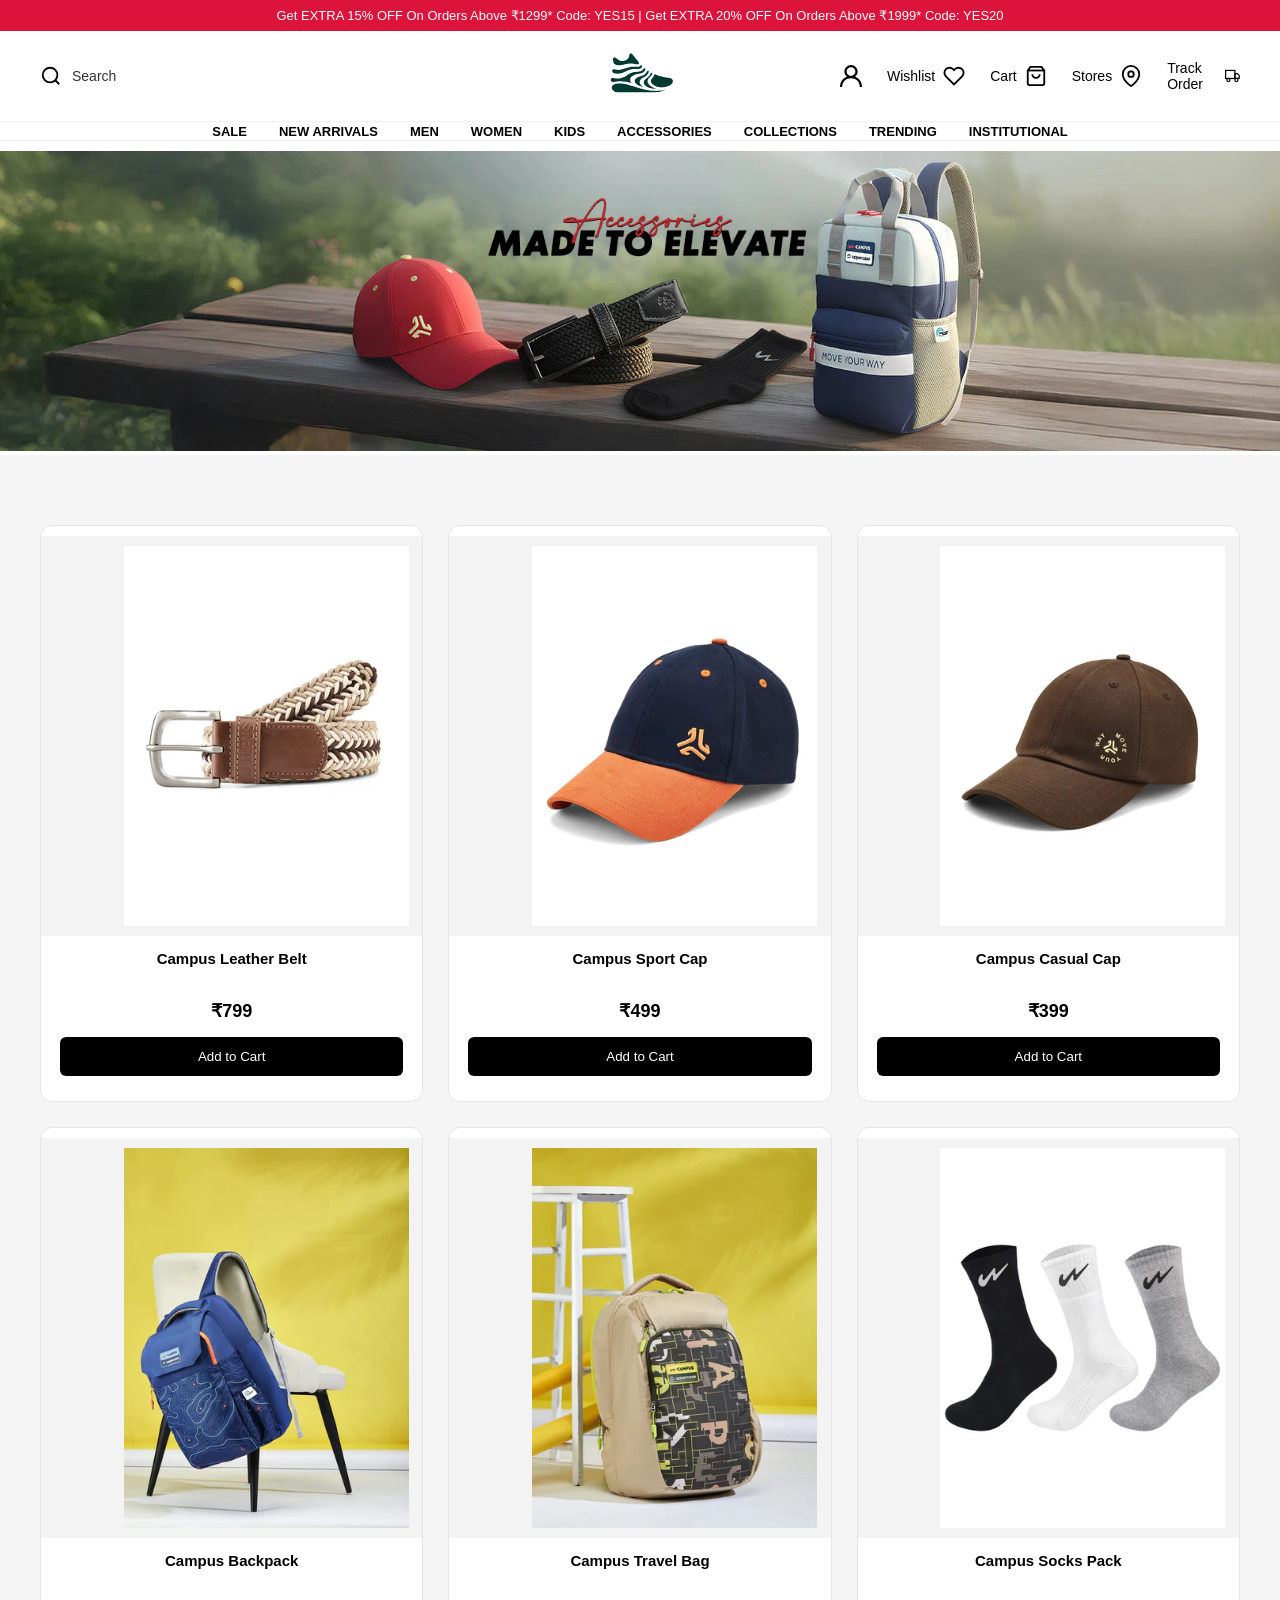
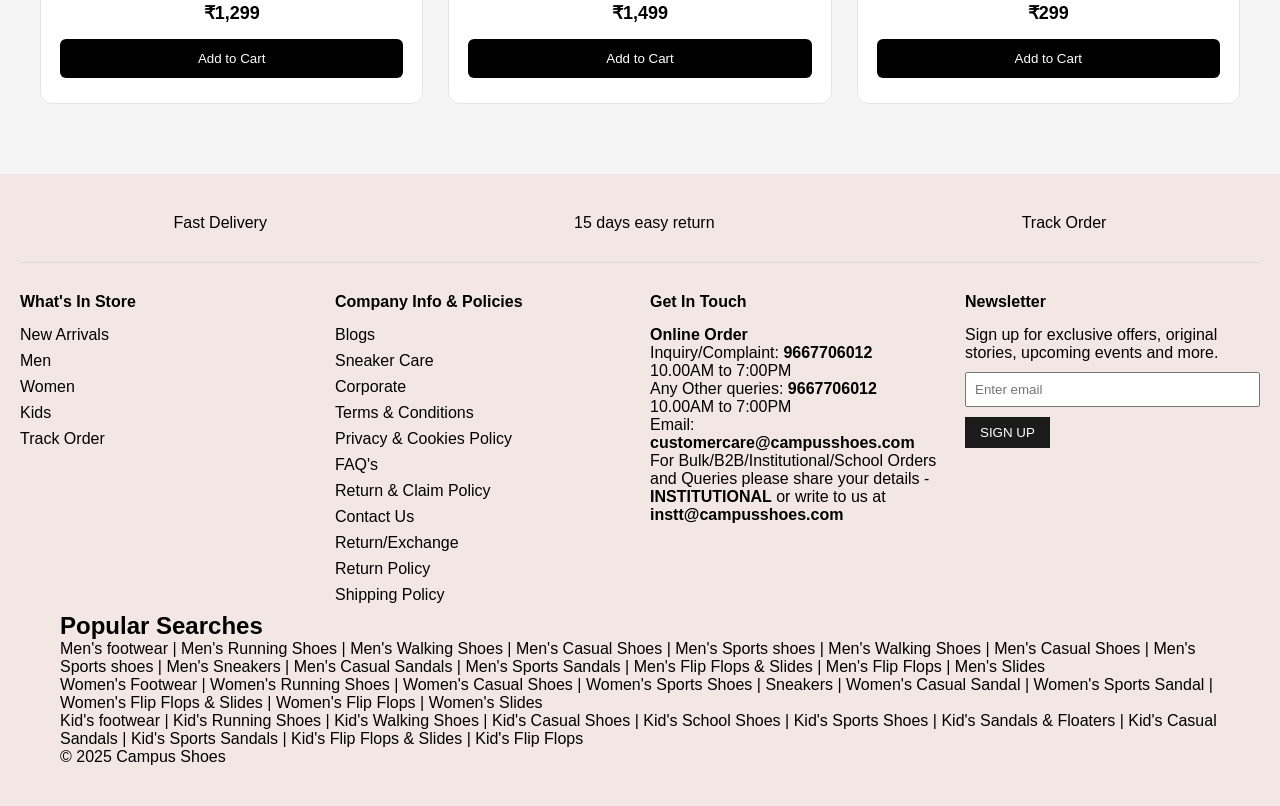
<file: FRONT-END/Pages/accessorie.html>
<!DOCTYPE html>
<html lang="en">
<head>
<meta charset="UTF-8">
<meta name="viewport" content="width=device-width, initial-scale=1.0">
<title>Accessories</title>
<link rel="stylesheet" href="../CSS/accessories.css">
</head>

<body>

 <div class="top-bar">
        Get EXTRA 15% OFF On Orders Above ₹1299* Code: YES15
        <span class="divider">|</span>
        Get EXTRA 20% OFF On Orders Above ₹1999* Code: YES20
    </div>

    <header class="main-header">
        <div class="container header-content">
            
            <div class="search-container">
                <svg class="icon" viewBox="0 0 24 24">
                    <circle cx="11" cy="11" r="8"></circle>
                    <line x1="21" y1="21" x2="16.65" y2="16.65"></line>
                </svg>
                <span class="search-text">Search</span>
            </div>

            <div class="logo-container">
                <img src="../Utils/brand_logo.svg" alt="Campus Logo" class="logo-img">
            </div>

            <div class="actions-container">
                
                <div class="action-item profile-wrapper">
                   <img class="icon" src="../Utils/profile.svg" alt="">
                </div>

                <div class="action-item">
                    <span class="action-text">Wishlist</span>
                    <svg class="icon" viewBox="0 0 24 24">
                        <path d="M20.84 4.61a5.5 5.5 0 0 0-7.78 0L12 5.67l-1.06-1.06a5.5 5.5 0 0 0-7.78 7.78l1.06 1.06L12 21.23l7.78-7.78 1.06-1.06a5.5 5.5 0 0 0 0-7.78z"></path>
                    </svg>
                </div>

                <div class="action-item">
                    <span class="action-text">Cart</span>
                    <svg class="icon" viewBox="0 0 24 24">
                        <path d="M6 2L3 6v14a2 2 0 0 0 2 2h14a2 2 0 0 0 2-2V6l-3-4z"></path>
                        <line x1="3" y1="6" x2="21" y2="6"></line>
                        <path d="M16 10a4 4 0 0 1-8 0"></path>
                    </svg>
                </div>

                <div class="action-item">
                    <span class="action-text">Stores</span>
                    <svg class="icon" viewBox="0 0 24 24">
                        <path d="M21 10c0 7-9 13-9 13s-9-6-9-13a9 9 0 0 1 18 0z"></path>
                        <circle cx="12" cy="10" r="3"></circle>
                    </svg>
                </div>

                <div class="action-item">
                    <span class="action-text">Track Order</span>
                    <svg class="icon" viewBox="0 0 24 24">
                        <rect x="1" y="3" width="15" height="13"></rect>
                        <polygon points="16 8 20 8 23 11 23 16 16 16 16 8"></polygon>
                        <circle cx="5.5" cy="18.5" r="2.5"></circle>
                        <circle cx="18.5" cy="18.5" r="2.5"></circle>
                    </svg>
                </div>

            </div>
        </div>
    </header>

       <!-- navbar -->
    <nav class="nav-bar">
        <ul class="nav-list">
            <li class="nav-item"><a href="./sales.html" class="nav-link">Sale</a></li>
            <li class="nav-item"><a href="./new_arrivals.html" class="nav-link">New Arrivals</a></li>
            <li class="nav-item"><a href="./men.html" class="nav-link">Men</a></li>
            <li class="nav-item"><a href="./women.html" class="nav-link">Women</a></li>
            <li class="nav-item"><a href="./men.html" class="nav-link">Kids</a></li>
            <li class="nav-item"><a href="./accessorie.html" class="nav-link">Accessories</a></li>
            <li class="nav-item"><a href="#" class="nav-link">Collections</a></li>
            <li class="nav-item"><a href="#" class="nav-link">Trending</a></li>
            <li class="nav-item"><a href="#" class="nav-link">Institutional</a></li>
        </ul>
    </nav>

<!-- BANNER IMAGE -->
<section>
  <img src="../Utils/Accessories/banner_img.webp" 
       ">
</section>

<!-- PRODUCTS -->
<section class="products">
  <!-- <h2>Accessories</h2> -->

  <div class="product-grid">

    <!-- BELT -->
    <div class="card">
      <img src="../Utils/Accessories/img1.webp">
      <h3>Campus Leather Belt</h3>
      <p><span class="new">₹799</span></p>
      <button>
        Add to Cart
      </button>
    </div>

    <!-- CAP 1 -->
    <div class="card">
      <img src="../Utils/Accessories/img2.webp">
      <h3>Campus Sport Cap</h3>
      <p><span class="new">₹499</span></p>
      <button>
        Add to Cart
      </button>
    </div>

    <!-- CAP 2 -->
    <div class="card">
      <img src="../Utils/Accessories/img4.webp">
      <h3>Campus Casual Cap</h3>
      <p><span class="new">₹399</span></p>
      <button>
        Add to Cart
      </button>
    </div>

    <!-- BAG 1 -->
    <div class="card">
      <img src="../Utils/Accessories/img3.webp">
      <h3>Campus Backpack</h3>
      <p><span class="new">₹1,299</span></p>
      <button>
        Add to Cart
      </button>
    </div>

    <!-- BAG 2 -->
    <div class="card">
      <img src="../Utils/Accessories/img6.webp">
      <h3>Campus Travel Bag</h3>
      <p><span class="new">₹1,499</span></p>
      <button>
        Add to Cart
      </button>
    </div>

    <!-- SOCKS -->
    <div class="card">
      <img src="../Utils/Accessories/img5.webp">
      <h3>Campus Socks Pack</h3>
      <p><span class="new">₹299</span></p>
      <button>
        Add to Cart
      </button>
    </div>

  </div>
</section>

  <!-- footer -->
    <footer>
      <div class="footer-top">
    <div class="service">
      <i class="fas fa-truck"></i>
      <p>Fast Delivery</p>
    </div>
    <div class="service">
      <i class="fas fa-tag"></i>
      <p>15 days easy return</p>
    </div>
    <div class="service">
      <i class="fas fa-map-marker-alt"></i>
      <p>Track Order</p>
    </div>
  </div>

  <div class="footer-main">
    <div class="footer-column">
      <h4>What's In Store</h4>
      <ul>
        <li>New Arrivals</li>
        <li>Men</li>
        <li>Women</li>
        <li>Kids</li>
        <li>Track Order</li>
      </ul>
    </div>

    <div class="footer-column">
      <h4>Company Info & Policies</h4>
      <ul>
        <li>Blogs</li>
        <li>Sneaker Care</li>
        <li>Corporate</li>
        <li>Terms & Conditions</li>
        <li>Privacy & Cookies Policy</li>
        <li>FAQ's</li>
        <li>Return & Claim Policy</li>
        <li>Contact Us</li>
        <li>Return/Exchange</li>
        <li>Return Policy</li>
        <li>Shipping Policy</li>
      </ul>
    </div>

    <div class="footer-column">
      <h4>Get In Touch</h4>
      <p><strong>Online Order</strong></p>
      <p>Inquiry/Complaint: <strong>9667706012</strong><br>10.00AM to 7:00PM</p>
      <p>Any Other queries: <strong>9667706012</strong><br>10.00AM to 7:00PM</p>
      <p>Email: <strong>customercare@campusshoes.com</strong></p>
      <p>For Bulk/B2B/Institutional/School Orders and Queries please share your details - <strong>INSTITUTIONAL</strong> or write to us at <strong>instt@campusshoes.com</strong></p>
    </div>

    <div class="footer-column">
      <h4>Newsletter</h4>
      <p>Sign up for exclusive offers, original stories, upcoming events and more.</p>
      <input type="email" placeholder="Enter email">
      <button>SIGN UP</button>
      <div class="social-icons">
        <i class="fab fa-facebook-f"></i>
        <i class="fab fa-youtube"></i>
        <i class="fab fa-instagram"></i>
        <i class="fab fa-x-twitter"></i>
      </div>
    </div>
  </div>
       <div class="container">
            <div class="categories-interlin-section">
                <h2 class="Popular">Popular Searches</h2>
                <div class="men-links" style="display:block;">
                    <a href="" > Men's footwear |</a>
                    <a href="#">Men's Running Shoes |</a>
                    <a href="#">Men's Walking Shoes |</a>
                    <a href="#">Men's Casual Shoes |</a>
                    <a href="#"> Men's Sports shoes |</a>
                    <a href="#">Men's Walking Shoes |</a>
                    <a href="#">Men's Casual Shoes |</a>
                    <a href="#">Men's Sports shoes |</a>
                    <a href="#">Men's Sneakers |</a>
                    <a href="#"> Men's Casual Sandals |</a>
                    <a href="#"> Men's Sports Sandals |</a>
                    <a href="#"> Men's Flip Flops & Slides |</a>
                    <a href="#">Men's Flip Flops |</a>
                    <a href="#">Men's Slides</a>
                   </div>
                   <div class="women-links" style="display:block;">
                    <a href="#">Women's Footwear |</a>
                    <a href="#">Women's Running Shoes |</a>
                    <a href="#">Women's Casual Shoes |</a>
                    <a href="#">Women's Sports Shoes |</a>
                    <a href="#">Sneakers |</a>
                    <a href="#">Women's Casual Sandal |</a>
                    <a href="#">Women's Sports Sandal |</a>
                    <a href="#">Women's Flip Flops & Slides |</a>
                    <a href="#">Women's Flip Flops |</a>
                    <a href="#">Women's Slides</a>
                   </div>
                   <div class="kids-links" style="display:block;">
                    <a href="#"> Kid's footwear  |</a>
                    <a href="#">Kid's Running Shoes |</a>
                    <a href="#">Kid's Walking Shoes |</a>
                    <a href="#">Kid's Casual Shoes |</a>
                    <a href="#">Kid's School Shoes |</a>
                    <a href="#">Kid's Sports Shoes |</a>
                    <a href="#">Kid's Sandals & Floaters |</a>
                    <a href="#">Kid's Casual Sandals |</a>
                    <a href="#">Kid's Sports Sandals |</a>
                    <a href="#">Kid's Flip Flops & Slides |</a>
                    <a href="#"> Kid's Flip Flops</a>
                </div>
            </div>
        </div>
        <div class="container">

            <div class="last_row">
                <div class="section-footer_row_col">
                    <div class="copyright">
                        <span class="copy">© 2025 
                            <a href="#">Campus Shoes</a>
                        </span>
                    </div>
                </div>

            </div>
      </div>
</footer>



</body>
</html>
</file>
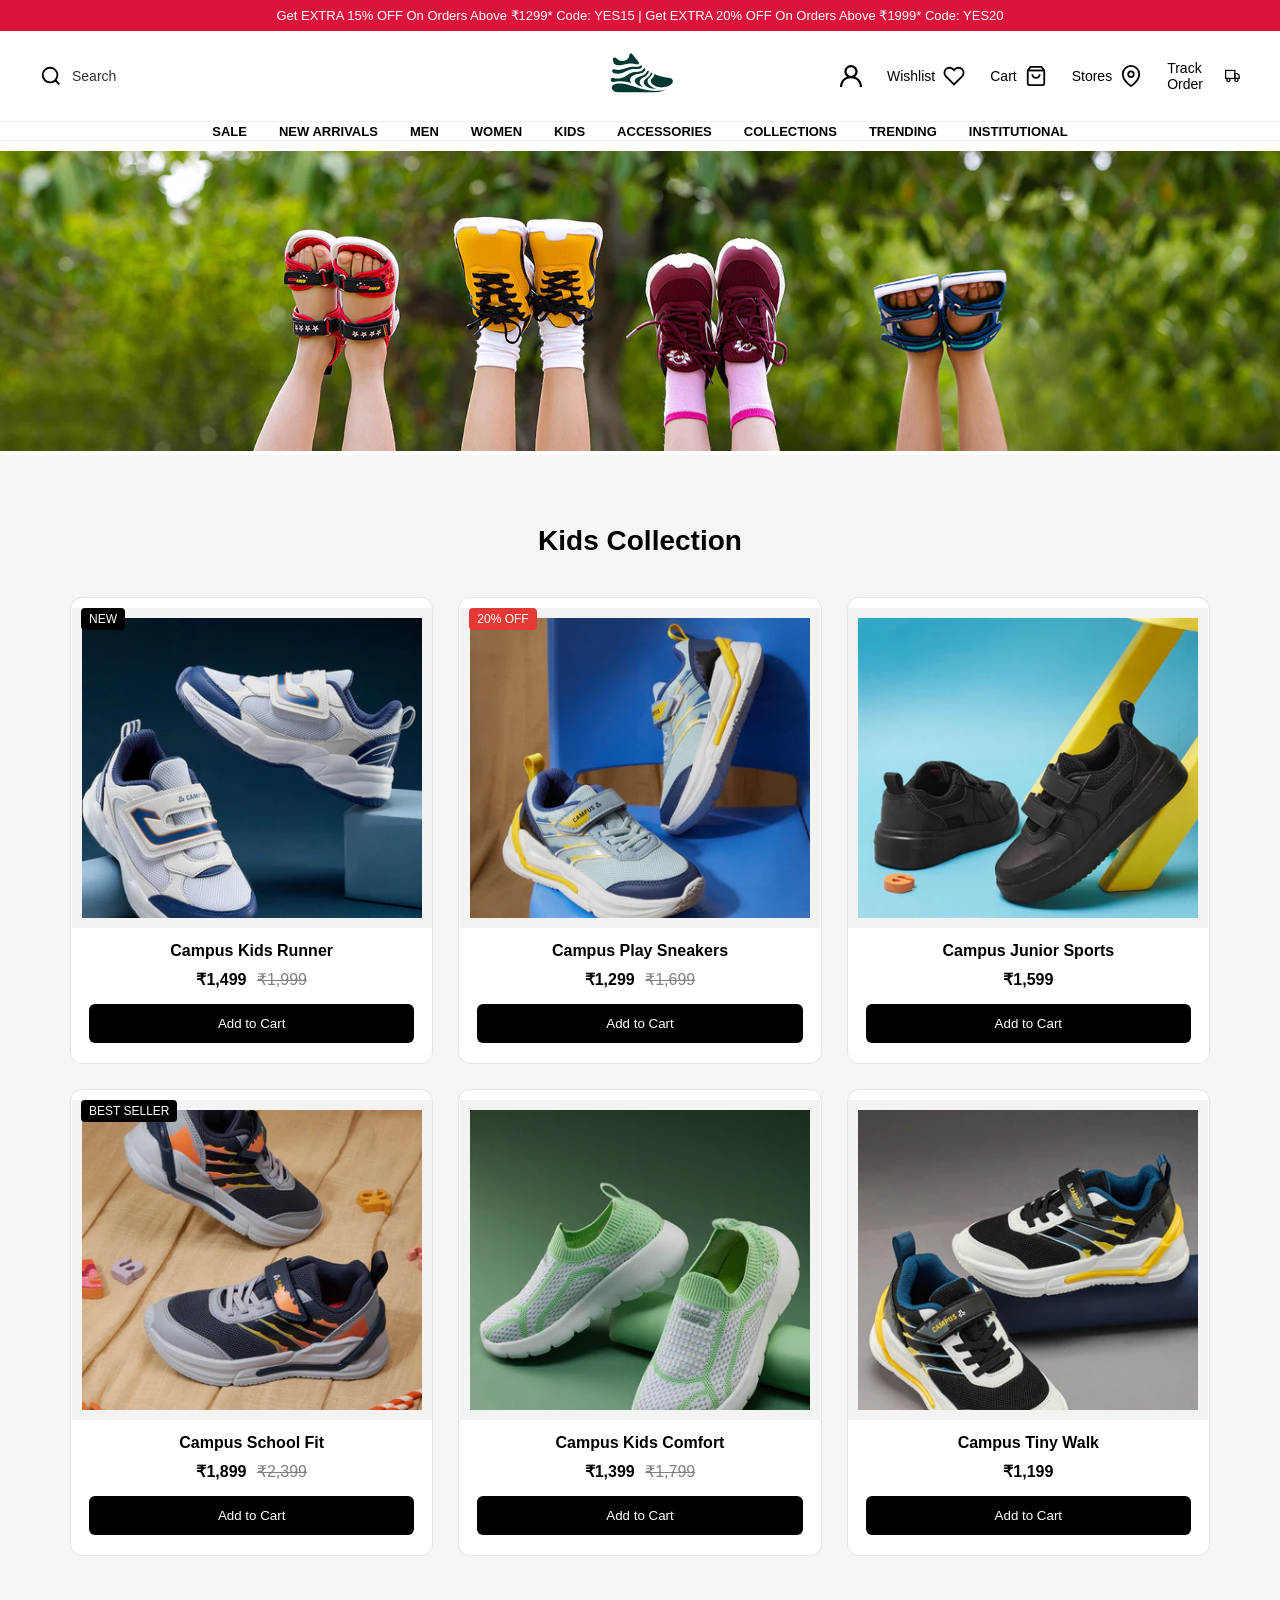
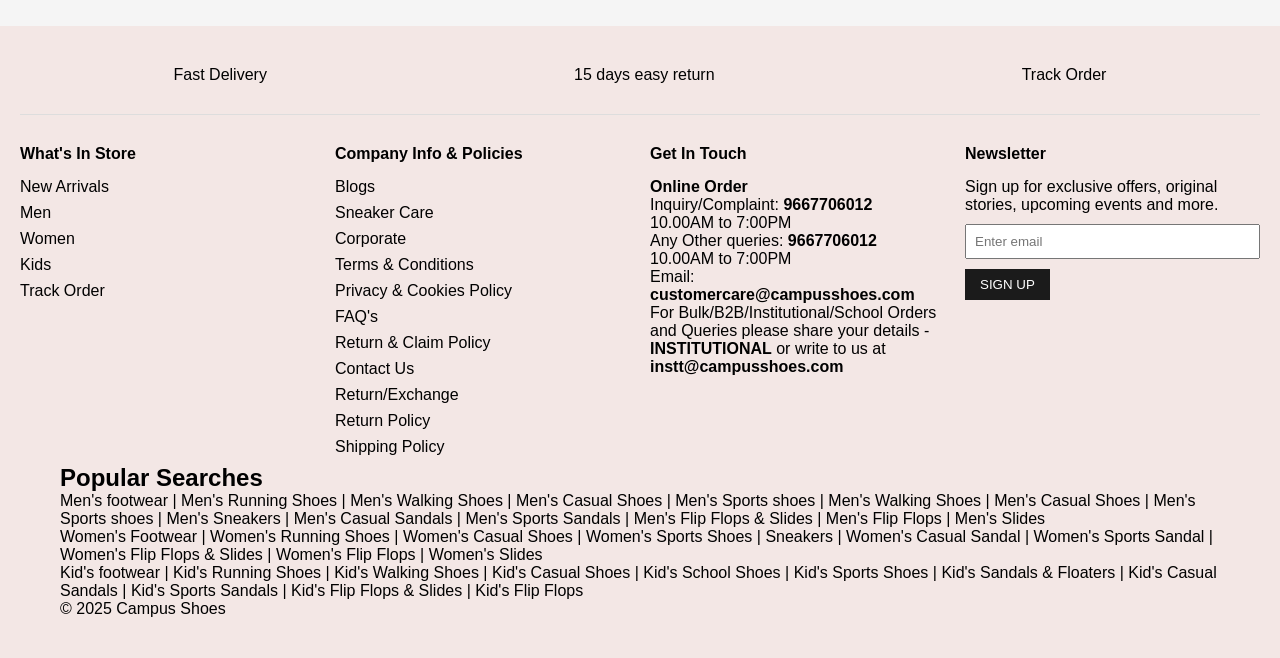
<file: FRONT-END/Pages/kids.html>
<!DOCTYPE html>
<html lang="en">
<head>
<meta charset="UTF-8">
<meta name="viewport" content="width=device-width, initial-scale=1.0">
<title>Kids Shoes</title>
<link rel="stylesheet" href="../CSS/kids.css">
</head>

<body>

 <div class="top-bar">
        Get EXTRA 15% OFF On Orders Above ₹1299* Code: YES15
        <span class="divider">|</span>
        Get EXTRA 20% OFF On Orders Above ₹1999* Code: YES20
    </div>

    <header class="main-header">
        <div class="container header-content">
            
            <div class="search-container">
                <svg class="icon" viewBox="0 0 24 24">
                    <circle cx="11" cy="11" r="8"></circle>
                    <line x1="21" y1="21" x2="16.65" y2="16.65"></line>
                </svg>
                <span class="search-text">Search</span>
            </div>

            <div class="logo-container">
                <img src="../Utils/brand_logo.svg" alt="Campus Logo" class="logo-img">
            </div>

            <div class="actions-container">
                
                <div class="action-item profile-wrapper">
                   <img class="icon" src="../Utils/profile.svg" alt="">
                </div>

                <div class="action-item">
                    <span class="action-text">Wishlist</span>
                    <svg class="icon" viewBox="0 0 24 24">
                        <path d="M20.84 4.61a5.5 5.5 0 0 0-7.78 0L12 5.67l-1.06-1.06a5.5 5.5 0 0 0-7.78 7.78l1.06 1.06L12 21.23l7.78-7.78 1.06-1.06a5.5 5.5 0 0 0 0-7.78z"></path>
                    </svg>
                </div>

                <div class="action-item">
                    <span class="action-text">Cart</span>
                    <svg class="icon" viewBox="0 0 24 24">
                        <path d="M6 2L3 6v14a2 2 0 0 0 2 2h14a2 2 0 0 0 2-2V6l-3-4z"></path>
                        <line x1="3" y1="6" x2="21" y2="6"></line>
                        <path d="M16 10a4 4 0 0 1-8 0"></path>
                    </svg>
                </div>

                <div class="action-item">
                    <span class="action-text">Stores</span>
                    <svg class="icon" viewBox="0 0 24 24">
                        <path d="M21 10c0 7-9 13-9 13s-9-6-9-13a9 9 0 0 1 18 0z"></path>
                        <circle cx="12" cy="10" r="3"></circle>
                    </svg>
                </div>

                <div class="action-item">
                    <span class="action-text">Track Order</span>
                    <svg class="icon" viewBox="0 0 24 24">
                        <rect x="1" y="3" width="15" height="13"></rect>
                        <polygon points="16 8 20 8 23 11 23 16 16 16 16 8"></polygon>
                        <circle cx="5.5" cy="18.5" r="2.5"></circle>
                        <circle cx="18.5" cy="18.5" r="2.5"></circle>
                    </svg>
                </div>

            </div>
        </div>
    </header>

       <!-- navbar -->
    <nav class="nav-bar">
        <ul class="nav-list">
            <li class="nav-item"><a href="./sales.html" class="nav-link">Sale</a></li>
            <li class="nav-item"><a href="./new_arrivals.html" class="nav-link">New Arrivals</a></li>
            <li class="nav-item"><a href="./men.html" class="nav-link">Men</a></li>
            <li class="nav-item"><a href="./women.html" class="nav-link">Women</a></li>
            <li class="nav-item"><a href="./kids.html" class="nav-link">Kids</a></li>
            <li class="nav-item"><a href="./accessorie.html" class="nav-link">Accessories</a></li>
            <li class="nav-item"><a href="#" class="nav-link">Collections</a></li>
            <li class="nav-item"><a href="#" class="nav-link">Trending</a></li>
            <li class="nav-item"><a href="#" class="nav-link">Institutional</a></li>
        </ul>
    </nav>

    <!-- BANNER IMAGE -->
<section>
  <img src="../Utils/kids_shoes/banner_img.webp" 
       ">
</section>

<!-- KIDS PRODUCTS -->
<section class="products">
  <h2>Kids Collection</h2>

  <div class="product-grid">

    <div class="card">
      <span class="badge">NEW</span>
      <img src="../Utils/kids_shoes/img1.webp">
      <h3>Campus Kids Runner</h3>
      <p><span class="new">₹1,499</span> <span class="old">₹1,999</span></p>
      <button>Add to Cart</button>
    </div>

    <div class="card">
      <span class="badge sale">20% OFF</span>
      <img src="../Utils/kids_shoes/img2.webp">
      <h3>Campus Play Sneakers</h3>
      <p><span class="new">₹1,299</span> <span class="old">₹1,699</span></p>
      <button>Add to Cart</button>
    </div>

    <div class="card">
      <img src="../Utils/kids_shoes/img3.webp">
      <h3>Campus Junior Sports</h3>
      <p><span class="new">₹1,599</span></p>
      <button>Add to Cart</button>
    </div>

    <div class="card">
      <span class="badge">BEST SELLER</span>
      <img src="../Utils/kids_shoes/img4.webp">
      <h3>Campus School Fit</h3>
      <p><span class="new">₹1,899</span> <span class="old">₹2,399</span></p>
      <button>Add to Cart</button>
    </div>

    <div class="card">
      <img src="../Utils/kids_shoes/img5.webp">
      <h3>Campus Kids Comfort</h3>
      <p><span class="new">₹1,399</span> <span class="old">₹1,799</span></p>
      <button>Add to Cart</button>
    </div>

    <div class="card">
      <img src="../Utils/kids_shoes/img6.webp">
      <h3>Campus Tiny Walk</h3>
      <p><span class="new">₹1,199</span></p>
      <button>Add to Cart</button>
    </div>

  </div>
</section>

   <!-- footer -->
    <footer>
      <div class="footer-top">
    <div class="service">
      <i class="fas fa-truck"></i>
      <p>Fast Delivery</p>
    </div>
    <div class="service">
      <i class="fas fa-tag"></i>
      <p>15 days easy return</p>
    </div>
    <div class="service">
      <i class="fas fa-map-marker-alt"></i>
      <p>Track Order</p>
    </div>
  </div>

  <div class="footer-main">
    <div class="footer-column">
      <h4>What's In Store</h4>
      <ul>
        <li>New Arrivals</li>
        <li>Men</li>
        <li>Women</li>
        <li>Kids</li>
        <li>Track Order</li>
      </ul>
    </div>

    <div class="footer-column">
      <h4>Company Info & Policies</h4>
      <ul>
        <li>Blogs</li>
        <li>Sneaker Care</li>
        <li>Corporate</li>
        <li>Terms & Conditions</li>
        <li>Privacy & Cookies Policy</li>
        <li>FAQ's</li>
        <li>Return & Claim Policy</li>
        <li>Contact Us</li>
        <li>Return/Exchange</li>
        <li>Return Policy</li>
        <li>Shipping Policy</li>
      </ul>
    </div>

    <div class="footer-column">
      <h4>Get In Touch</h4>
      <p><strong>Online Order</strong></p>
      <p>Inquiry/Complaint: <strong>9667706012</strong><br>10.00AM to 7:00PM</p>
      <p>Any Other queries: <strong>9667706012</strong><br>10.00AM to 7:00PM</p>
      <p>Email: <strong>customercare@campusshoes.com</strong></p>
      <p>For Bulk/B2B/Institutional/School Orders and Queries please share your details - <strong>INSTITUTIONAL</strong> or write to us at <strong>instt@campusshoes.com</strong></p>
    </div>

    <div class="footer-column">
      <h4>Newsletter</h4>
      <p>Sign up for exclusive offers, original stories, upcoming events and more.</p>
      <input type="email" placeholder="Enter email">
      <button>SIGN UP</button>
      <div class="social-icons">
        <i class="fab fa-facebook-f"></i>
        <i class="fab fa-youtube"></i>
        <i class="fab fa-instagram"></i>
        <i class="fab fa-x-twitter"></i>
      </div>
    </div>
  </div>
       <div class="container">
            <div class="categories-interlin-section">
                <h2 class="Popular">Popular Searches</h2>
                <div class="men-links" style="display:block;">
                    <a href="" > Men's footwear |</a>
                    <a href="#">Men's Running Shoes |</a>
                    <a href="#">Men's Walking Shoes |</a>
                    <a href="#">Men's Casual Shoes |</a>
                    <a href="#"> Men's Sports shoes |</a>
                    <a href="#">Men's Walking Shoes |</a>
                    <a href="#">Men's Casual Shoes |</a>
                    <a href="#">Men's Sports shoes |</a>
                    <a href="#">Men's Sneakers |</a>
                    <a href="#"> Men's Casual Sandals |</a>
                    <a href="#"> Men's Sports Sandals |</a>
                    <a href="#"> Men's Flip Flops & Slides |</a>
                    <a href="#">Men's Flip Flops |</a>
                    <a href="#">Men's Slides</a>
                   </div>
                   <div class="women-links" style="display:block;">
                    <a href="#">Women's Footwear |</a>
                    <a href="#">Women's Running Shoes |</a>
                    <a href="#">Women's Casual Shoes |</a>
                    <a href="#">Women's Sports Shoes |</a>
                    <a href="#">Sneakers |</a>
                    <a href="#">Women's Casual Sandal |</a>
                    <a href="#">Women's Sports Sandal |</a>
                    <a href="#">Women's Flip Flops & Slides |</a>
                    <a href="#">Women's Flip Flops |</a>
                    <a href="#">Women's Slides</a>
                   </div>
                   <div class="kids-links" style="display:block;">
                    <a href="#"> Kid's footwear  |</a>
                    <a href="#">Kid's Running Shoes |</a>
                    <a href="#">Kid's Walking Shoes |</a>
                    <a href="#">Kid's Casual Shoes |</a>
                    <a href="#">Kid's School Shoes |</a>
                    <a href="#">Kid's Sports Shoes |</a>
                    <a href="#">Kid's Sandals & Floaters |</a>
                    <a href="#">Kid's Casual Sandals |</a>
                    <a href="#">Kid's Sports Sandals |</a>
                    <a href="#">Kid's Flip Flops & Slides |</a>
                    <a href="#"> Kid's Flip Flops</a>
                </div>
            </div>
        </div>
        <div class="container">

            <div class="last_row">
                <div class="section-footer_row_col">
                    <div class="copyright">
                        <span class="copy">© 2025 
                            <a href="#">Campus Shoes</a>
                        </span>
                    </div>
                </div>

            </div>
      </div>
</footer>


</body>
</html>
</file>
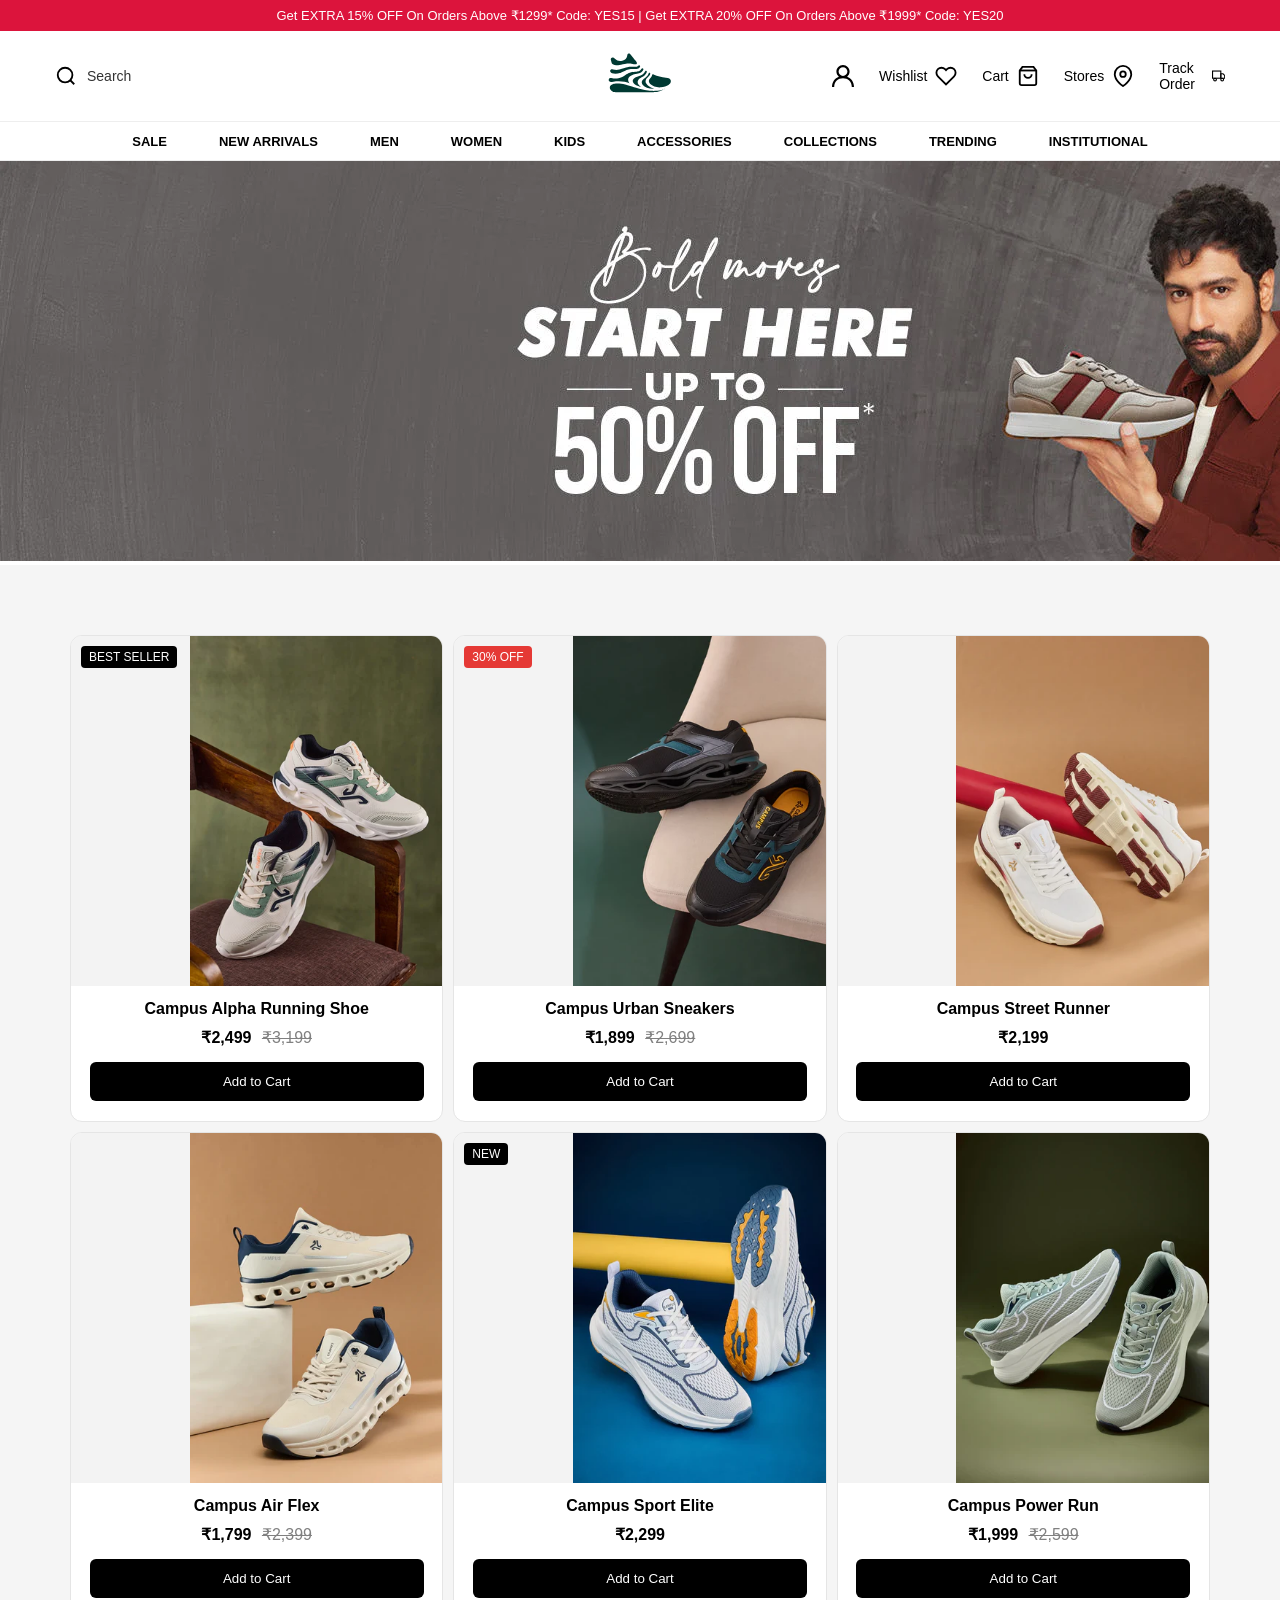
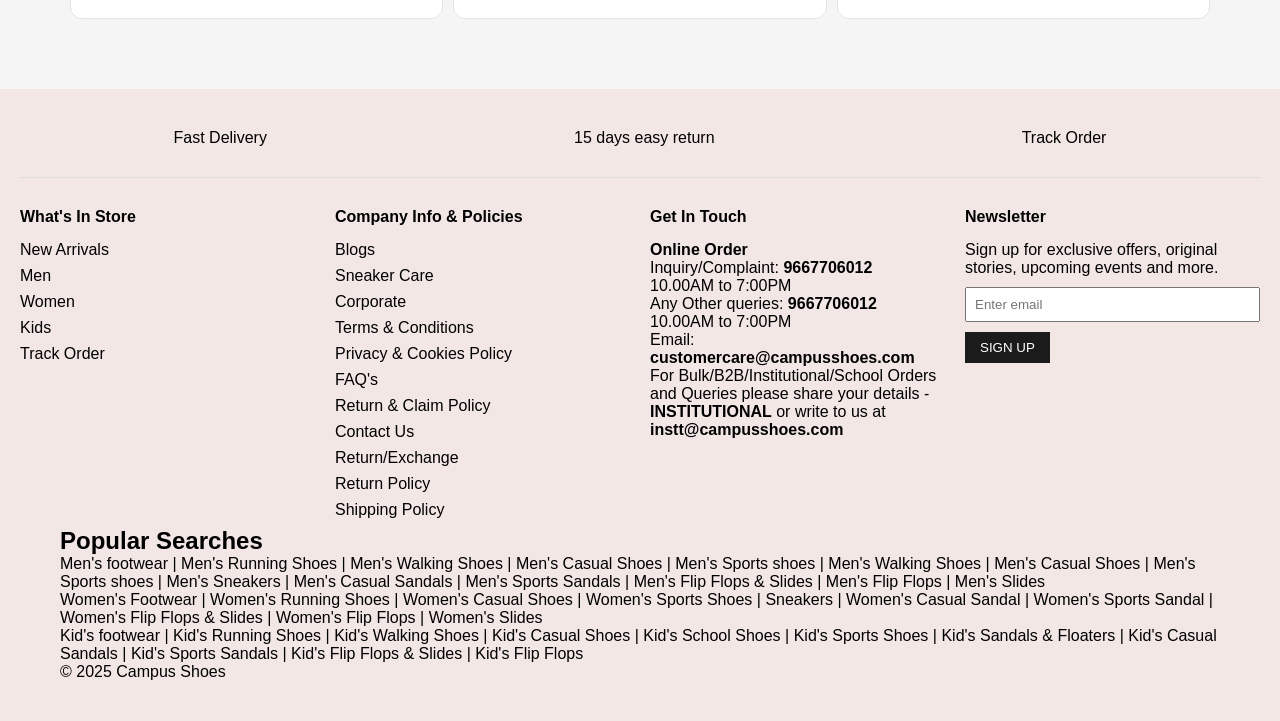
<file: FRONT-END/Pages/men.html>
<!DOCTYPE html>
<html lang="en">
<head>
<meta charset="UTF-8">
<meta name="viewport" content="width=device-width, initial-scale=1.0">
<title>Men Shoes</title>
<link rel="stylesheet" href="../CSS/men.css">
</head>

<body>

<!-- TOP BAR -->
<div class="top-bar">
        Get EXTRA 15% OFF On Orders Above ₹1299* Code: YES15
        <span class="divider">|</span>
        Get EXTRA 20% OFF On Orders Above ₹1999* Code: YES20
    </div>

    <header class="main-header">
        <div class="container header-content">
            
            <div class="search-container">
                <svg class="icon" viewBox="0 0 24 24">
                    <circle cx="11" cy="11" r="8"></circle>
                    <line x1="21" y1="21" x2="16.65" y2="16.65"></line>
                </svg>
                <span class="search-text">Search</span>
            </div>

            <div class="logo-container">
                <img src="../Utils/brand_logo.svg" alt="Campus Logo" class="logo-img">
            </div>

            <div class="actions-container">
                
                <div class="action-item profile-wrapper">
                   <img class="icon" src="../Utils/profile.svg" alt="">
                </div>

                <div class="action-item">
                    <span class="action-text">Wishlist</span>
                    <svg class="icon" viewBox="0 0 24 24">
                        <path d="M20.84 4.61a5.5 5.5 0 0 0-7.78 0L12 5.67l-1.06-1.06a5.5 5.5 0 0 0-7.78 7.78l1.06 1.06L12 21.23l7.78-7.78 1.06-1.06a5.5 5.5 0 0 0 0-7.78z"></path>
                    </svg>
                </div>

                <div class="action-item">
                    <span class="action-text">Cart</span>
                    <svg class="icon" viewBox="0 0 24 24">
                        <path d="M6 2L3 6v14a2 2 0 0 0 2 2h14a2 2 0 0 0 2-2V6l-3-4z"></path>
                        <line x1="3" y1="6" x2="21" y2="6"></line>
                        <path d="M16 10a4 4 0 0 1-8 0"></path>
                    </svg>
                </div>

                <div class="action-item">
                    <span class="action-text">Stores</span>
                    <svg class="icon" viewBox="0 0 24 24">
                        <path d="M21 10c0 7-9 13-9 13s-9-6-9-13a9 9 0 0 1 18 0z"></path>
                        <circle cx="12" cy="10" r="3"></circle>
                    </svg>
                </div>

                <div class="action-item">
                    <span class="action-text">Track Order</span>
                    <svg class="icon" viewBox="0 0 24 24">
                        <rect x="1" y="3" width="15" height="13"></rect>
                        <polygon points="16 8 20 8 23 11 23 16 16 16 16 8"></polygon>
                        <circle cx="5.5" cy="18.5" r="2.5"></circle>
                        <circle cx="18.5" cy="18.5" r="2.5"></circle>
                    </svg>
                </div>

            </div>
        </div>
    </header>

       <!-- navbar -->
    <nav class="nav-bar">
        <ul class="nav-list">
            <li class="nav-item"><a href="sales.html" class="nav-link">Sale</a></li>
            <li class="nav-item"><a href="new_arrivals.html" class="nav-link">New Arrivals</a></li>
            <li class="nav-item"><a href="./men.html" class="nav-link">Men</a></li>
            <li class="nav-item"><a href="./women.html" class="nav-link">Women</a></li>
            <li class="nav-item"><a href="./kids.html" class="nav-link">Kids</a></li>
            <li class="nav-item"><a href="./accessorie.html" class="nav-link">Accessories</a></li>
            <li class="nav-item"><a href="#" class="nav-link">Collections</a></li>
            <li class="nav-item"><a href="#" class="nav-link">Trending</a></li>
            <li class="nav-item"><a href="#" class="nav-link">Institutional</a></li>
        </ul>
    </nav>

    <!-- BANNER IMAGE -->
<section>
  <img src="../Utils/menshoes/banner_img.webp" 
       ">
</section>

<!-- MEN PRODUCTS -->
<section class="products">
  <!-- <h2>Men's Collection</h2> -->

  <div class="product-grid">

    <div class="card">
      <span class="badge">BEST SELLER</span>
      <img src="../Utils/menshoes/img1.webp">
      <h3>Campus Alpha Running Shoe</h3>
      <p><span class="new">₹2,499</span> <span class="old">₹3,199</span></p>
      <button>Add to Cart</button>
    </div>

    <div class="card">
      <span class="badge sale">30% OFF</span>
      <img src="../Utils/menshoes/img2.webp">
      <h3>Campus Urban Sneakers</h3>
      <p><span class="new">₹1,899</span> <span class="old">₹2,699</span></p>
      <button>Add to Cart</button>
    </div>

    <div class="card">
      <img src="../Utils/menshoes/img3.webp">
      <h3>Campus Street Runner</h3>
      <p><span class="new">₹2,199</span></p>
      <button>Add to Cart</button>
    </div>

    <div class="card">
      <img src="../Utils/menshoes/img4.webp">
      <h3>Campus Air Flex</h3>
      <p><span class="new">₹1,799</span> <span class="old">₹2,399</span></p>
      <button>Add to Cart</button>
    </div>

    <div class="card">
      <span class="badge">NEW</span>
      <img src="../Utils/menshoes/img5.webp">
      <h3>Campus Sport Elite</h3>
      <p><span class="new">₹2,299</span></p>
      <button>Add to Cart</button>
    </div>

    <div class="card">
      <img src="../Utils/menshoes/img6.webp">
      <h3>Campus Power Run</h3>
      <p><span class="new">₹1,999</span> <span class="old">₹2,599</span></p>
      <button>Add to Cart</button>
    </div>

  </div>
</section>

<!-- footer -->
    <footer>
      <div class="footer-top">
    <div class="service">
      <i class="fas fa-truck"></i>
      <p>Fast Delivery</p>
    </div>
    <div class="service">
      <i class="fas fa-tag"></i>
      <p>15 days easy return</p>
    </div>
    <div class="service">
      <i class="fas fa-map-marker-alt"></i>
      <p>Track Order</p>
    </div>
  </div>

  <div class="footer-main">
    <div class="footer-column">
      <h4>What's In Store</h4>
      <ul>
        <li>New Arrivals</li>
        <li>Men</li>
        <li>Women</li>
        <li>Kids</li>
        <li>Track Order</li>
      </ul>
    </div>

    <div class="footer-column">
      <h4>Company Info & Policies</h4>
      <ul>
        <li>Blogs</li>
        <li>Sneaker Care</li>
        <li>Corporate</li>
        <li>Terms & Conditions</li>
        <li>Privacy & Cookies Policy</li>
        <li>FAQ's</li>
        <li>Return & Claim Policy</li>
        <li>Contact Us</li>
        <li>Return/Exchange</li>
        <li>Return Policy</li>
        <li>Shipping Policy</li>
      </ul>
    </div>

    <div class="footer-column">
      <h4>Get In Touch</h4>
      <p><strong>Online Order</strong></p>
      <p>Inquiry/Complaint: <strong>9667706012</strong><br>10.00AM to 7:00PM</p>
      <p>Any Other queries: <strong>9667706012</strong><br>10.00AM to 7:00PM</p>
      <p>Email: <strong>customercare@campusshoes.com</strong></p>
      <p>For Bulk/B2B/Institutional/School Orders and Queries please share your details - <strong>INSTITUTIONAL</strong> or write to us at <strong>instt@campusshoes.com</strong></p>
    </div>

    <div class="footer-column">
      <h4>Newsletter</h4>
      <p>Sign up for exclusive offers, original stories, upcoming events and more.</p>
      <input type="email" placeholder="Enter email">
      <button>SIGN UP</button>
      <div class="social-icons">
        <i class="fab fa-facebook-f"></i>
        <i class="fab fa-youtube"></i>
        <i class="fab fa-instagram"></i>
        <i class="fab fa-x-twitter"></i>
      </div>
    </div>
  </div>
       <div class="container">
            <div class="categories-interlin-section">
                <h2 class="Popular">Popular Searches</h2>
                <div class="men-links" style="display:block;">
                    <a href="" > Men's footwear |</a>
                    <a href="#">Men's Running Shoes |</a>
                    <a href="#">Men's Walking Shoes |</a>
                    <a href="#">Men's Casual Shoes |</a>
                    <a href="#"> Men's Sports shoes |</a>
                    <a href="#">Men's Walking Shoes |</a>
                    <a href="#">Men's Casual Shoes |</a>
                    <a href="#">Men's Sports shoes |</a>
                    <a href="#">Men's Sneakers |</a>
                    <a href="#"> Men's Casual Sandals |</a>
                    <a href="#"> Men's Sports Sandals |</a>
                    <a href="#"> Men's Flip Flops & Slides |</a>
                    <a href="#">Men's Flip Flops |</a>
                    <a href="#">Men's Slides</a>
                   </div>
                   <div class="women-links" style="display:block;">
                    <a href="#">Women's Footwear |</a>
                    <a href="#">Women's Running Shoes |</a>
                    <a href="#">Women's Casual Shoes |</a>
                    <a href="#">Women's Sports Shoes |</a>
                    <a href="#">Sneakers |</a>
                    <a href="#">Women's Casual Sandal |</a>
                    <a href="#">Women's Sports Sandal |</a>
                    <a href="#">Women's Flip Flops & Slides |</a>
                    <a href="#">Women's Flip Flops |</a>
                    <a href="#">Women's Slides</a>
                   </div>
                   <div class="kids-links" style="display:block;">
                    <a href="#"> Kid's footwear  |</a>
                    <a href="#">Kid's Running Shoes |</a>
                    <a href="#">Kid's Walking Shoes |</a>
                    <a href="#">Kid's Casual Shoes |</a>
                    <a href="#">Kid's School Shoes |</a>
                    <a href="#">Kid's Sports Shoes |</a>
                    <a href="#">Kid's Sandals & Floaters |</a>
                    <a href="#">Kid's Casual Sandals |</a>
                    <a href="#">Kid's Sports Sandals |</a>
                    <a href="#">Kid's Flip Flops & Slides |</a>
                    <a href="#"> Kid's Flip Flops</a>
                </div>
            </div>
        </div>
        <div class="container">

            <div class="last_row">
                <div class="section-footer_row_col">
                    <div class="copyright">
                        <span class="copy">© 2025 
                            <a href="#">Campus Shoes</a>
                        </span>
                    </div>
                </div>

            </div>
      </div>
</footer>

</body>
</html>
</file>
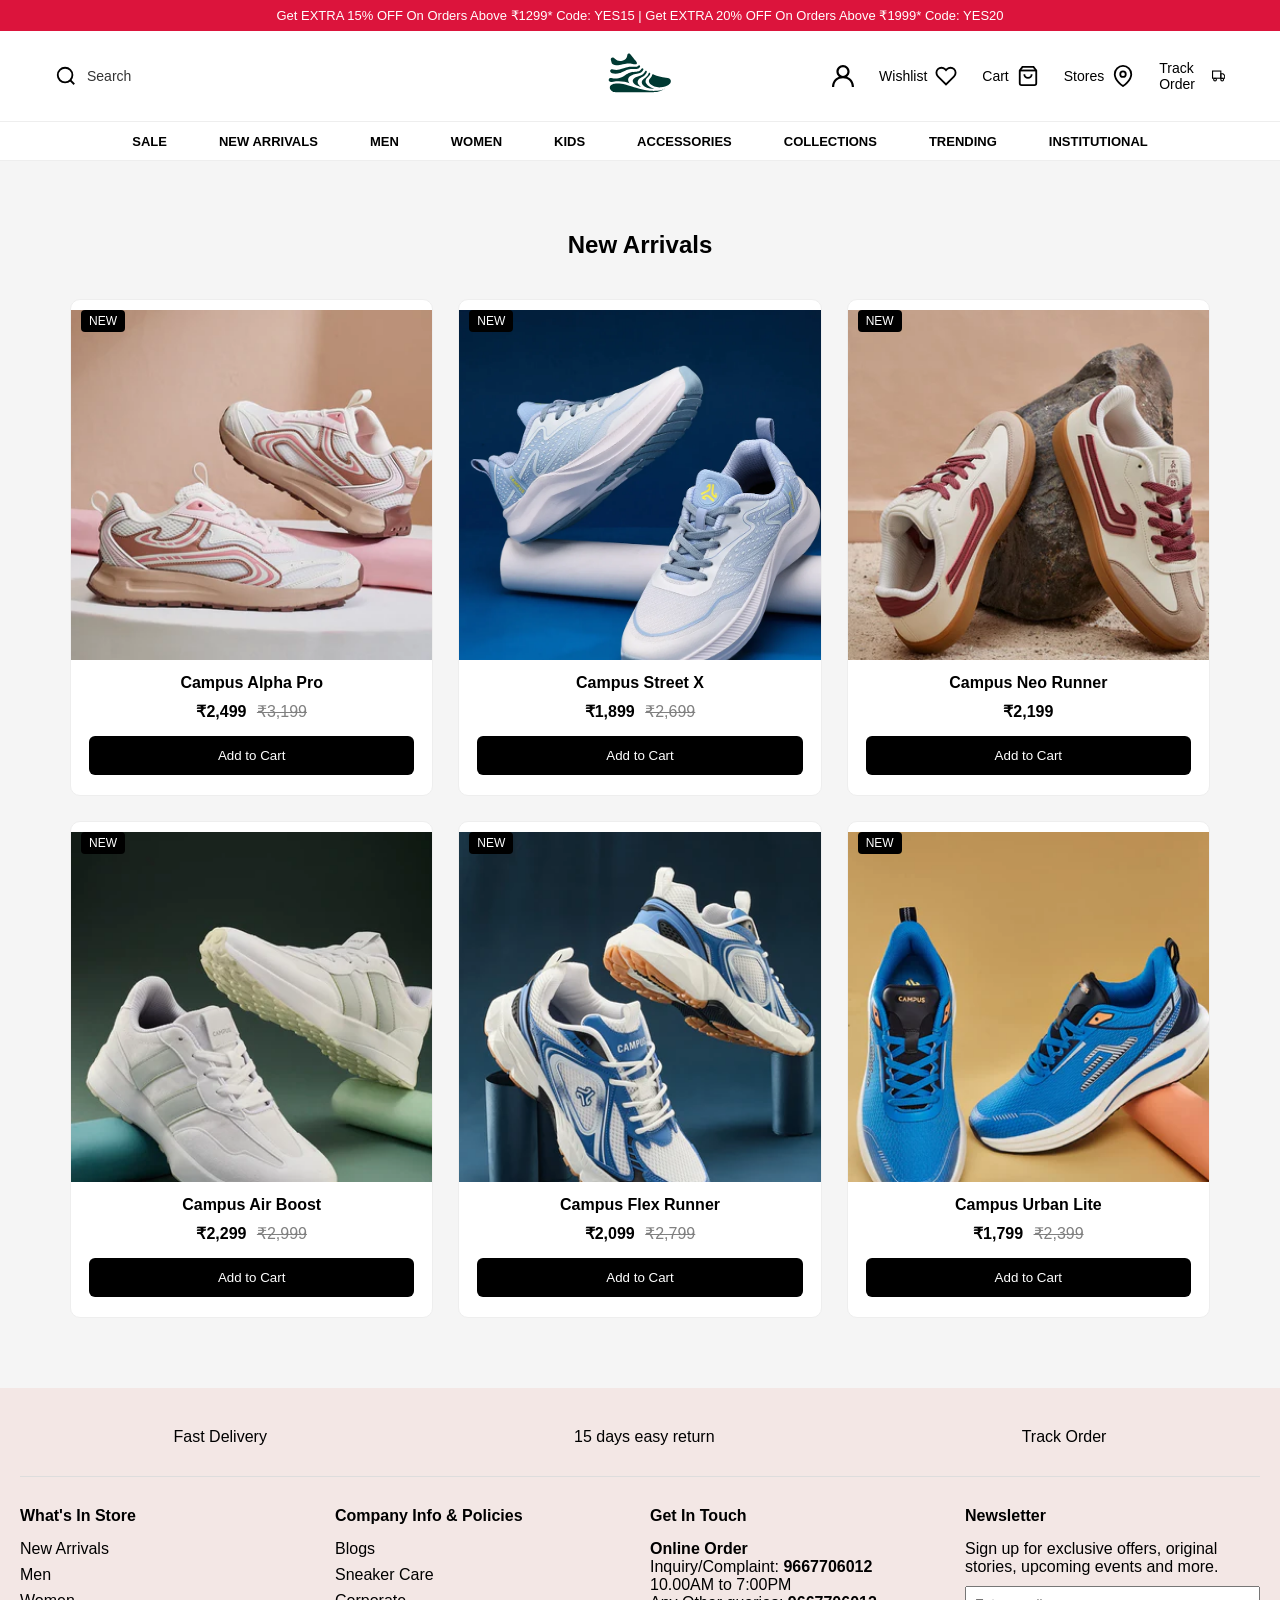
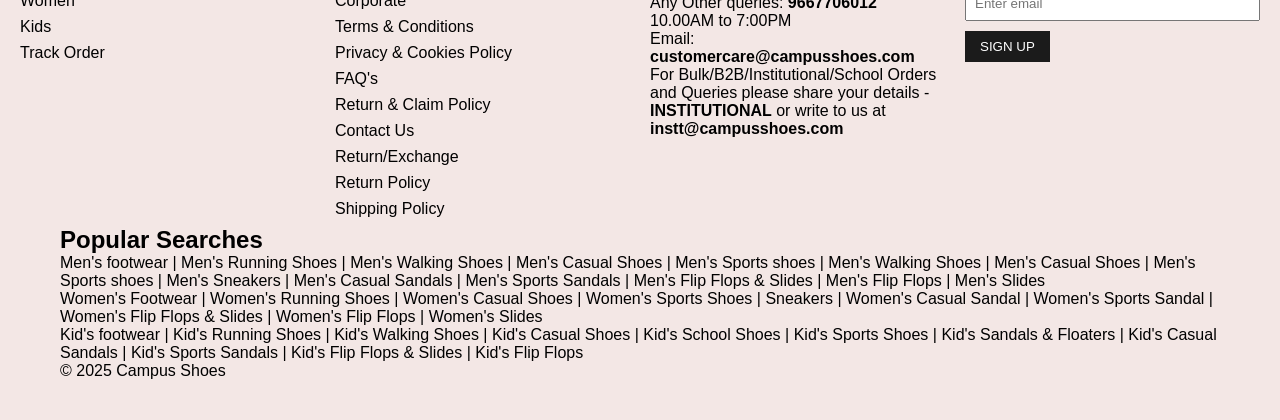
<file: FRONT-END/Pages/new_arrivals.html>
<!DOCTYPE html>
<html lang="en">
<head>
<meta charset="UTF-8">
<meta name="viewport" content="width=device-width, initial-scale=1.0">
<title>New Arrivals</title>
<link rel="stylesheet" href="../CSS/arrivals.css">
</head>

<body>

 <div class="top-bar">
        Get EXTRA 15% OFF On Orders Above ₹1299* Code: YES15
        <span class="divider">|</span>
        Get EXTRA 20% OFF On Orders Above ₹1999* Code: YES20
    </div>

    <header class="main-header">
        <div class="container header-content">
            
            <div class="search-container">
                <svg class="icon" viewBox="0 0 24 24">
                    <circle cx="11" cy="11" r="8"></circle>
                    <line x1="21" y1="21" x2="16.65" y2="16.65"></line>
                </svg>
                <span class="search-text">Search</span>
            </div>

            <div class="logo-container">
                <img src="../Utils/brand_logo.svg" alt="Campus Logo" class="logo-img">
            </div>

            <div class="actions-container">
                
                <div class="action-item profile-wrapper">
                   <img class="icon" src="../Utils/profile.svg" alt="">
                </div>

                <div class="action-item">
                    <span class="action-text">Wishlist</span>
                    <svg class="icon" viewBox="0 0 24 24">
                        <path d="M20.84 4.61a5.5 5.5 0 0 0-7.78 0L12 5.67l-1.06-1.06a5.5 5.5 0 0 0-7.78 7.78l1.06 1.06L12 21.23l7.78-7.78 1.06-1.06a5.5 5.5 0 0 0 0-7.78z"></path>
                    </svg>
                </div>

                <div class="action-item">
                    <span class="action-text">Cart</span>
                    <svg class="icon" viewBox="0 0 24 24">
                        <path d="M6 2L3 6v14a2 2 0 0 0 2 2h14a2 2 0 0 0 2-2V6l-3-4z"></path>
                        <line x1="3" y1="6" x2="21" y2="6"></line>
                        <path d="M16 10a4 4 0 0 1-8 0"></path>
                    </svg>
                </div>

                <div class="action-item">
                    <span class="action-text">Stores</span>
                    <svg class="icon" viewBox="0 0 24 24">
                        <path d="M21 10c0 7-9 13-9 13s-9-6-9-13a9 9 0 0 1 18 0z"></path>
                        <circle cx="12" cy="10" r="3"></circle>
                    </svg>
                </div>

                <div class="action-item">
                    <span class="action-text">Track Order</span>
                    <svg class="icon" viewBox="0 0 24 24">
                        <rect x="1" y="3" width="15" height="13"></rect>
                        <polygon points="16 8 20 8 23 11 23 16 16 16 16 8"></polygon>
                        <circle cx="5.5" cy="18.5" r="2.5"></circle>
                        <circle cx="18.5" cy="18.5" r="2.5"></circle>
                    </svg>
                </div>

            </div>
        </div>
    </header>

       <!-- navbar -->
    <nav class="nav-bar">
        <ul class="nav-list">
            <li class="nav-item"><a href="../Pages/sales.html" class="nav-link">Sale</a></li>
            <li class="nav-item"><a href="" class="nav-link">New Arrivals</a></li>
            <li class="nav-item"><a href="../Pages/men.html" class="nav-link">Men</a></li>
            <li class="nav-item"><a href="#" class="nav-link">Women</a></li>
            <li class="nav-item"><a href="#" class="nav-link">Kids</a></li>
            <li class="nav-item"><a href="#" class="nav-link">Accessories</a></li>
            <li class="nav-item"><a href="#" class="nav-link">Collections</a></li>
            <li class="nav-item"><a href="#" class="nav-link">Trending</a></li>
            <li class="nav-item"><a href="#" class="nav-link">Institutional</a></li>
        </ul>
    </nav>



<!-- PAGE TITLE -->
<section class="products">
  <h2>New Arrivals</h2>

  <div class="product-grid">

    <!-- PRODUCT 1 -->
    <div class="card">
      <span class="badge">NEW</span>
      <img src="../Utils/new_arrivals/img1.webp">
      <h3>Campus Alpha Pro</h3>
      <p><span class="new">₹2,499</span> <span class="old">₹3,199</span></p>
      <button>Add to Cart</button>
    </div>

    <!-- PRODUCT 2 -->
    <div class="card">
      <span class="badge">NEW</span>
      <img src="../Utils/new_arrivals/img2.webp">
      <h3>Campus Street X</h3>
      <p><span class="new">₹1,899</span> <span class="old">₹2,699</span></p>
      <button>Add to Cart</button>
    </div>

    <!-- PRODUCT 3 -->
    <div class="card">
      <span class="badge">NEW</span>
      <img src="../Utils/new_arrivals/img3.webp">
      <h3>Campus Neo Runner</h3>
      <p><span class="new">₹2,199</span></p>
      <button>Add to Cart</button>
    </div>

    <!-- PRODUCT 4 -->
    <div class="card">
      <span class="badge">NEW</span>
      <img src="../Utils/new_arrivals/img4.webp">
      <h3>Campus Air Boost</h3>
      <p><span class="new">₹2,299</span> <span class="old">₹2,999</span></p>
      <button>Add to Cart</button>
    </div>

    <!-- PRODUCT 5 -->
<div class="card">
  <span class="badge">NEW</span>
  <img src="../Utils/new_arrivals/img5.webp">
  <h3>Campus Flex Runner</h3>
  <p><span class="new">₹2,099</span> <span class="old">₹2,799</span></p>
  <button>Add to Cart</button>
</div>

<!-- PRODUCT 6 -->
<div class="card">
  <span class="badge">NEW</span>
  <img src="../Utils/new_arrivals/img6.webp">
  <h3>Campus Urban Lite</h3>
  <p><span class="new">₹1,799</span> <span class="old">₹2,399</span></p>
  <button>Add to Cart</button>
</div>

  </div>
</section>

<!-- footer -->
    <footer>
      <div class="footer-top">
    <div class="service">
      <i class="fas fa-truck"></i>
      <p>Fast Delivery</p>
    </div>
    <div class="service">
      <i class="fas fa-tag"></i>
      <p>15 days easy return</p>
    </div>
    <div class="service">
      <i class="fas fa-map-marker-alt"></i>
      <p>Track Order</p>
    </div>
  </div>

  <div class="footer-main">
    <div class="footer-column">
      <h4>What's In Store</h4>
      <ul>
        <li>New Arrivals</li>
        <li>Men</li>
        <li>Women</li>
        <li>Kids</li>
        <li>Track Order</li>
      </ul>
    </div>

    <div class="footer-column">
      <h4>Company Info & Policies</h4>
      <ul>
        <li>Blogs</li>
        <li>Sneaker Care</li>
        <li>Corporate</li>
        <li>Terms & Conditions</li>
        <li>Privacy & Cookies Policy</li>
        <li>FAQ's</li>
        <li>Return & Claim Policy</li>
        <li>Contact Us</li>
        <li>Return/Exchange</li>
        <li>Return Policy</li>
        <li>Shipping Policy</li>
      </ul>
    </div>

    <div class="footer-column">
      <h4>Get In Touch</h4>
      <p><strong>Online Order</strong></p>
      <p>Inquiry/Complaint: <strong>9667706012</strong><br>10.00AM to 7:00PM</p>
      <p>Any Other queries: <strong>9667706012</strong><br>10.00AM to 7:00PM</p>
      <p>Email: <strong>customercare@campusshoes.com</strong></p>
      <p>For Bulk/B2B/Institutional/School Orders and Queries please share your details - <strong>INSTITUTIONAL</strong> or write to us at <strong>instt@campusshoes.com</strong></p>
    </div>

    <div class="footer-column">
      <h4>Newsletter</h4>
      <p>Sign up for exclusive offers, original stories, upcoming events and more.</p>
      <input type="email" placeholder="Enter email">
      <button>SIGN UP</button>
      <div class="social-icons">
        <i class="fab fa-facebook-f"></i>
        <i class="fab fa-youtube"></i>
        <i class="fab fa-instagram"></i>
        <i class="fab fa-x-twitter"></i>
      </div>
    </div>
  </div>
       <div class="container">
            <div class="categories-interlin-section">
                <h2 class="Popular">Popular Searches</h2>
                <div class="men-links" style="display:block;">
                    <a href="" > Men's footwear |</a>
                    <a href="#">Men's Running Shoes |</a>
                    <a href="#">Men's Walking Shoes |</a>
                    <a href="#">Men's Casual Shoes |</a>
                    <a href="#"> Men's Sports shoes |</a>
                    <a href="#">Men's Walking Shoes |</a>
                    <a href="#">Men's Casual Shoes |</a>
                    <a href="#">Men's Sports shoes |</a>
                    <a href="#">Men's Sneakers |</a>
                    <a href="#"> Men's Casual Sandals |</a>
                    <a href="#"> Men's Sports Sandals |</a>
                    <a href="#"> Men's Flip Flops & Slides |</a>
                    <a href="#">Men's Flip Flops |</a>
                    <a href="#">Men's Slides</a>
                   </div>
                   <div class="women-links" style="display:block;">
                    <a href="#">Women's Footwear |</a>
                    <a href="#">Women's Running Shoes |</a>
                    <a href="#">Women's Casual Shoes |</a>
                    <a href="#">Women's Sports Shoes |</a>
                    <a href="#">Sneakers |</a>
                    <a href="#">Women's Casual Sandal |</a>
                    <a href="#">Women's Sports Sandal |</a>
                    <a href="#">Women's Flip Flops & Slides |</a>
                    <a href="#">Women's Flip Flops |</a>
                    <a href="#">Women's Slides</a>
                   </div>
                   <div class="kids-links" style="display:block;">
                    <a href="#"> Kid's footwear  |</a>
                    <a href="#">Kid's Running Shoes |</a>
                    <a href="#">Kid's Walking Shoes |</a>
                    <a href="#">Kid's Casual Shoes |</a>
                    <a href="#">Kid's School Shoes |</a>
                    <a href="#">Kid's Sports Shoes |</a>
                    <a href="#">Kid's Sandals & Floaters |</a>
                    <a href="#">Kid's Casual Sandals |</a>
                    <a href="#">Kid's Sports Sandals |</a>
                    <a href="#">Kid's Flip Flops & Slides |</a>
                    <a href="#"> Kid's Flip Flops</a>
                </div>
            </div>
        </div>
        <div class="container">

            <div class="last_row">
                <div class="section-footer_row_col">
                    <div class="copyright">
                        <span class="copy">© 2025 
                            <a href="#">Campus Shoes</a>
                        </span>
                    </div>
                </div>

            </div>
      </div>
</footer>



</body>
</html>
</file>
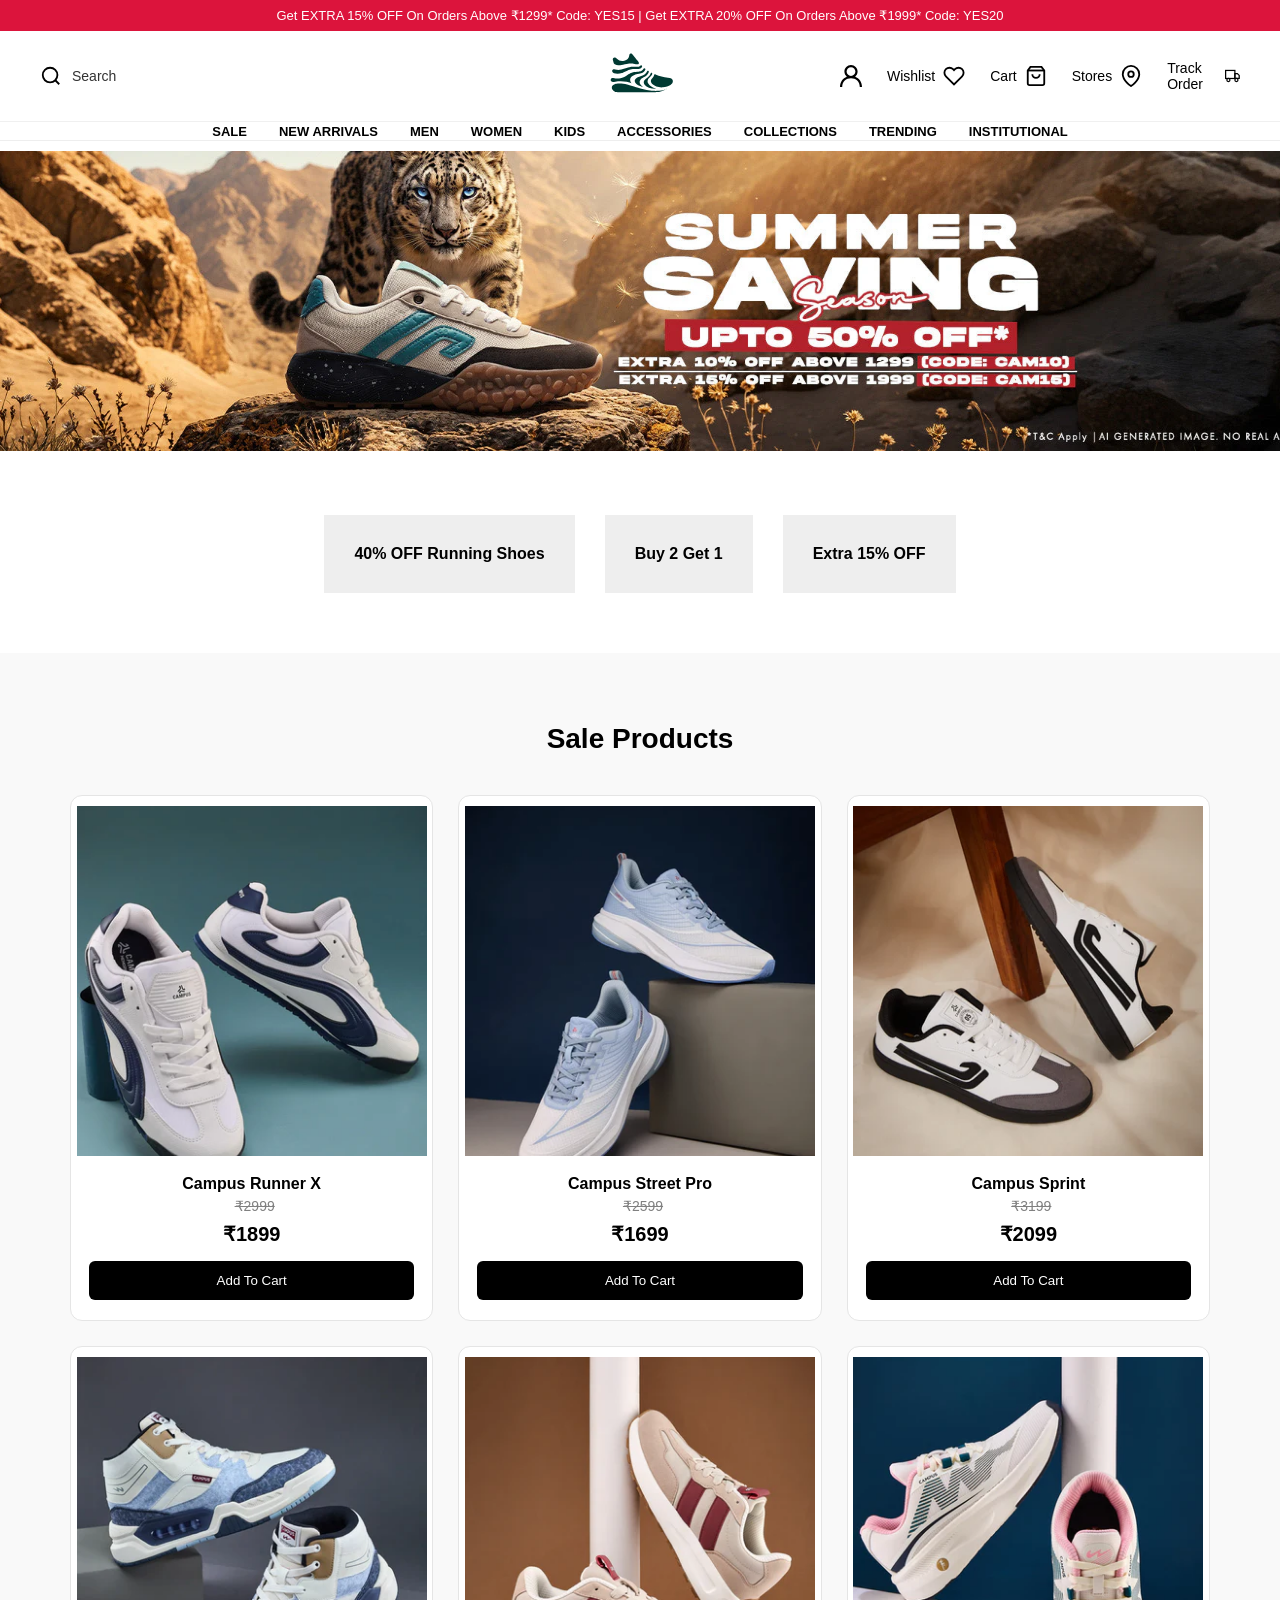
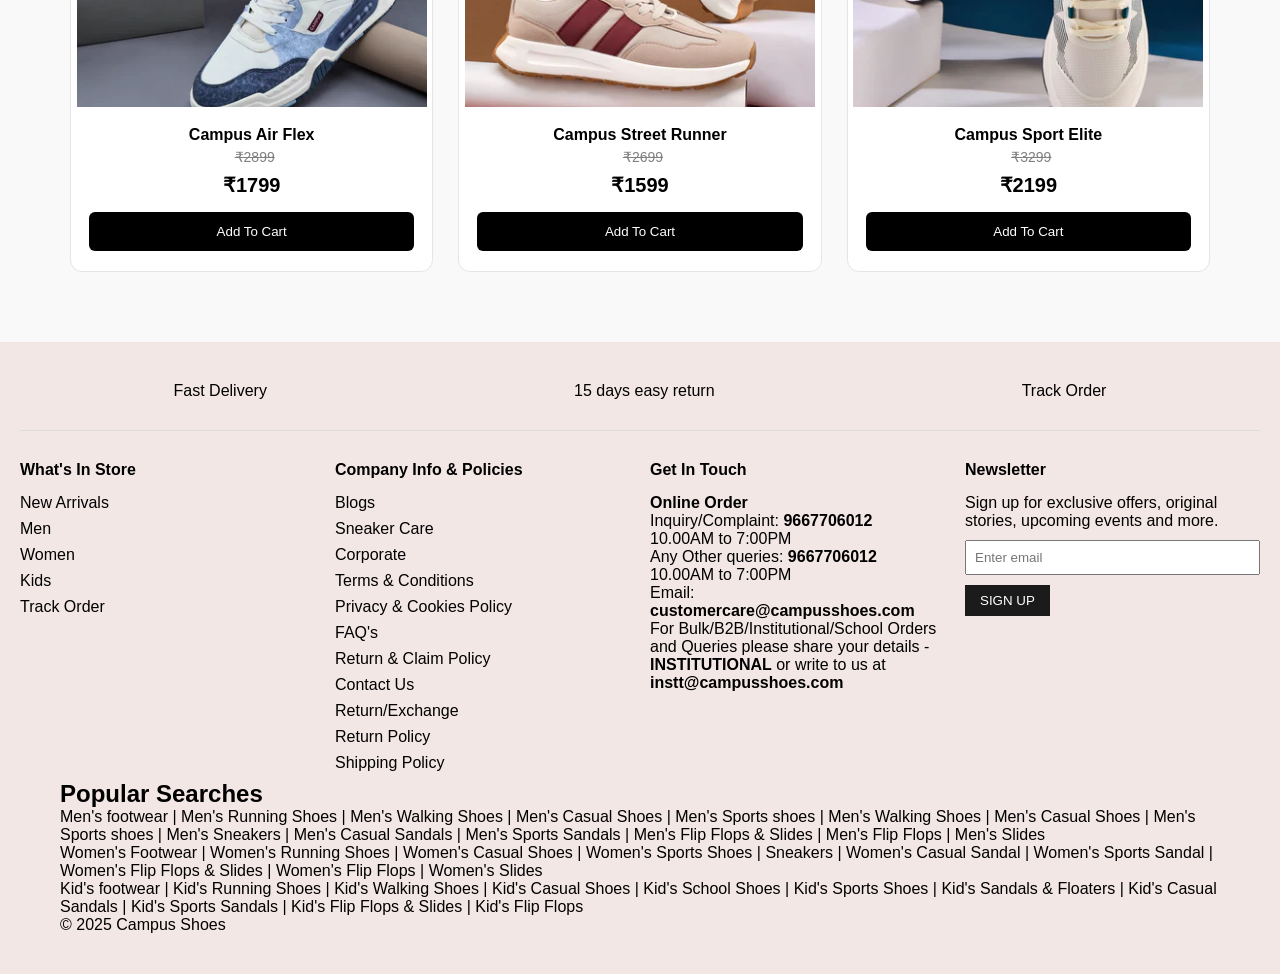
<file: FRONT-END/Pages/sales.html>
<!DOCTYPE html>
<head>
<meta charset="UTF-8">
<meta name="viewport" content="width=device-width,initial-scale=1.0">
<title>Campus Sale</title>
<link rel="stylesheet" href="../CSS/sales.css">
</head>
<body>


    <div class="top-bar">
        Get EXTRA 15% OFF On Orders Above ₹1299* Code: YES15
        <span class="divider">|</span>
        Get EXTRA 20% OFF On Orders Above ₹1999* Code: YES20
    </div>

    <header class="main-header">
        <div class="container header-content">
            
            <div class="search-container">
                <svg class="icon" viewBox="0 0 24 24">
                    <circle cx="11" cy="11" r="8"></circle>
                    <line x1="21" y1="21" x2="16.65" y2="16.65"></line>
                </svg>
                <span class="search-text">Search</span>
            </div>

            <div class="logo-container">
                <img src="../Utils/brand_logo.svg" alt="Campus Logo" class="logo-img">
            </div>

            <div class="actions-container">
                
                <div class="action-item profile-wrapper">
                   <img class="icon" src="../Utils/profile.svg" alt="">
                </div>

                <div class="action-item">
                    <span class="action-text">Wishlist</span>
                    <svg class="icon" viewBox="0 0 24 24">
                        <path d="M20.84 4.61a5.5 5.5 0 0 0-7.78 0L12 5.67l-1.06-1.06a5.5 5.5 0 0 0-7.78 7.78l1.06 1.06L12 21.23l7.78-7.78 1.06-1.06a5.5 5.5 0 0 0 0-7.78z"></path>
                    </svg>
                </div>

                <div class="action-item">
                    <span class="action-text">Cart</span>
                    <svg class="icon" viewBox="0 0 24 24">
                        <path d="M6 2L3 6v14a2 2 0 0 0 2 2h14a2 2 0 0 0 2-2V6l-3-4z"></path>
                        <line x1="3" y1="6" x2="21" y2="6"></line>
                        <path d="M16 10a4 4 0 0 1-8 0"></path>
                    </svg>
                </div>

                <div class="action-item">
                    <span class="action-text">Stores</span>
                    <svg class="icon" viewBox="0 0 24 24">
                        <path d="M21 10c0 7-9 13-9 13s-9-6-9-13a9 9 0 0 1 18 0z"></path>
                        <circle cx="12" cy="10" r="3"></circle>
                    </svg>
                </div>

                <div class="action-item">
                    <span class="action-text">Track Order</span>
                    <svg class="icon" viewBox="0 0 24 24">
                        <rect x="1" y="3" width="15" height="13"></rect>
                        <polygon points="16 8 20 8 23 11 23 16 16 16 16 8"></polygon>
                        <circle cx="5.5" cy="18.5" r="2.5"></circle>
                        <circle cx="18.5" cy="18.5" r="2.5"></circle>
                    </svg>
                </div>

            </div>
        </div>
    </header>

       <!-- navbar -->
    <nav class="nav-bar">
        <ul class="nav-list">
            <li class="nav-item"><a href="./sales.html" class="nav-link">Sale</a></li>
            <li class="nav-item"><a href="./new_arrivals.html" class="nav-link">New Arrivals</a></li>
            <li class="nav-item"><a href="../Pages/men.html" class="nav-link">Men</a></li>
            <li class="nav-item"><a href="./women.html" class="nav-link">Women</a></li>
            <li class="nav-item"><a href="./kids.html" class="nav-link">Kids</a></li>
            <li class="nav-item"><a href="./accessorie.html" class="nav-link">Accessories</a></li>
            <li class="nav-item"><a href="#" class="nav-link">Collections</a></li>
            <li class="nav-item"><a href="#" class="nav-link">Trending</a></li>
            <li class="nav-item"><a href="#" class="nav-link">Institutional</a></li>
        </ul>
    </nav>
  
    <!-- BANNER IMAGE -->
<section>
  <img src="../Utils/sale_shoes/banner_img.webp" 
       ">
</section>


<section class="offers">
<div class="offer-box">40% OFF Running Shoes</div>
<div class="offer-box">Buy 2 Get 1</div>
<div class="offer-box">Extra 15% OFF</div>
</section>

<section id="products" class="products">
<h2>Sale Products</h2>

<div class="product-grid">

<div class="card">
<img src="../Utils/sale_shoes/img1.webp" alt="shoe">
<h3>Campus Runner X</h3>
<p class="old">₹2999</p>
<p class="new">₹1899</p>
<button>Add To Cart</button>
</div>

<div class="card">
<img src="../Utils/sale_shoes/img2.webp" alt="shoe">
<h3>Campus Street Pro</h3>
<p class="old">₹2599</p>
<p class="new">₹1699</p>
<button>Add To Cart</button>
</div>

<div class="card">
<img src="../Utils/sale_shoes/img3.webp" alt="shoe">
<h3>Campus Sprint</h3>
<p class="old">₹3199</p>
<p class="new">₹2099</p>
<button>Add To Cart</button>
</div>

<div class="card">
<img src="../Utils/sale_shoes/img4.webp" alt="shoe">
<h3>Campus Air Flex</h3>
<p class="old">₹2899</p>
<p class="new">₹1799</p>
<button>Add To Cart</button>
</div>

<div class="card">
<img src="../Utils/sale_shoes/img5.webp" alt="shoe">
<h3>Campus Street Runner</h3>
<p class="old">₹2699</p>
<p class="new">₹1599</p>
<button>Add To Cart</button>
</div>

<div class="card">
<img src="../Utils/sale_shoes/img6.webp" alt="shoe">
<h3>Campus Sport Elite</h3>
<p class="old">₹3299</p>
<p class="new">₹2199</p>
<button>Add To Cart</button>
</div>

</div>
</section>

 <!-- footer -->
    <footer>
      <div class="footer-top">
    <div class="service">
      <i class="fas fa-truck"></i>
      <p>Fast Delivery</p>
    </div>
    <div class="service">
      <i class="fas fa-tag"></i>
      <p>15 days easy return</p>
    </div>
    <div class="service">
      <i class="fas fa-map-marker-alt"></i>
      <p>Track Order</p>
    </div>
  </div>

  <div class="footer-main">
    <div class="footer-column">
      <h4>What's In Store</h4>
      <ul>
        <li>New Arrivals</li>
        <li>Men</li>
        <li>Women</li>
        <li>Kids</li>
        <li>Track Order</li>
      </ul>
    </div>

    <div class="footer-column">
      <h4>Company Info & Policies</h4>
      <ul>
        <li>Blogs</li>
        <li>Sneaker Care</li>
        <li>Corporate</li>
        <li>Terms & Conditions</li>
        <li>Privacy & Cookies Policy</li>
        <li>FAQ's</li>
        <li>Return & Claim Policy</li>
        <li>Contact Us</li>
        <li>Return/Exchange</li>
        <li>Return Policy</li>
        <li>Shipping Policy</li>
      </ul>
    </div>

    <div class="footer-column">
      <h4>Get In Touch</h4>
      <p><strong>Online Order</strong></p>
      <p>Inquiry/Complaint: <strong>9667706012</strong><br>10.00AM to 7:00PM</p>
      <p>Any Other queries: <strong>9667706012</strong><br>10.00AM to 7:00PM</p>
      <p>Email: <strong>customercare@campusshoes.com</strong></p>
      <p>For Bulk/B2B/Institutional/School Orders and Queries please share your details - <strong>INSTITUTIONAL</strong> or write to us at <strong>instt@campusshoes.com</strong></p>
    </div>

    <div class="footer-column">
      <h4>Newsletter</h4>
      <p>Sign up for exclusive offers, original stories, upcoming events and more.</p>
      <input type="email" placeholder="Enter email">
      <button>SIGN UP</button>
      <div class="social-icons">
        <i class="fab fa-facebook-f"></i>
        <i class="fab fa-youtube"></i>
        <i class="fab fa-instagram"></i>
        <i class="fab fa-x-twitter"></i>
      </div>
    </div>
  </div>
       <div class="container">
            <div class="categories-interlin-section">
                <h2 class="Popular">Popular Searches</h2>
                <div class="men-links" style="display:block;">
                    <a href="" > Men's footwear |</a>
                    <a href="#">Men's Running Shoes |</a>
                    <a href="#">Men's Walking Shoes |</a>
                    <a href="#">Men's Casual Shoes |</a>
                    <a href="#"> Men's Sports shoes |</a>
                    <a href="#">Men's Walking Shoes |</a>
                    <a href="#">Men's Casual Shoes |</a>
                    <a href="#">Men's Sports shoes |</a>
                    <a href="#">Men's Sneakers |</a>
                    <a href="#"> Men's Casual Sandals |</a>
                    <a href="#"> Men's Sports Sandals |</a>
                    <a href="#"> Men's Flip Flops & Slides |</a>
                    <a href="#">Men's Flip Flops |</a>
                    <a href="#">Men's Slides</a>
                   </div>
                   <div class="women-links" style="display:block;">
                    <a href="#">Women's Footwear |</a>
                    <a href="#">Women's Running Shoes |</a>
                    <a href="#">Women's Casual Shoes |</a>
                    <a href="#">Women's Sports Shoes |</a>
                    <a href="#">Sneakers |</a>
                    <a href="#">Women's Casual Sandal |</a>
                    <a href="#">Women's Sports Sandal |</a>
                    <a href="#">Women's Flip Flops & Slides |</a>
                    <a href="#">Women's Flip Flops |</a>
                    <a href="#">Women's Slides</a>
                   </div>
                   <div class="kids-links" style="display:block;">
                    <a href="#"> Kid's footwear  |</a>
                    <a href="#">Kid's Running Shoes |</a>
                    <a href="#">Kid's Walking Shoes |</a>
                    <a href="#">Kid's Casual Shoes |</a>
                    <a href="#">Kid's School Shoes |</a>
                    <a href="#">Kid's Sports Shoes |</a>
                    <a href="#">Kid's Sandals & Floaters |</a>
                    <a href="#">Kid's Casual Sandals |</a>
                    <a href="#">Kid's Sports Sandals |</a>
                    <a href="#">Kid's Flip Flops & Slides |</a>
                    <a href="#"> Kid's Flip Flops</a>
                </div>
            </div>
        </div>
        <div class="container">

            <div class="last_row">
                <div class="section-footer_row_col">
                    <div class="copyright">
                        <span class="copy">© 2025 
                            <a href="#">Campus Shoes</a>
                        </span>
                    </div>
                </div>

            </div>
      </div>
</footer>



</body>
</html>
</file>
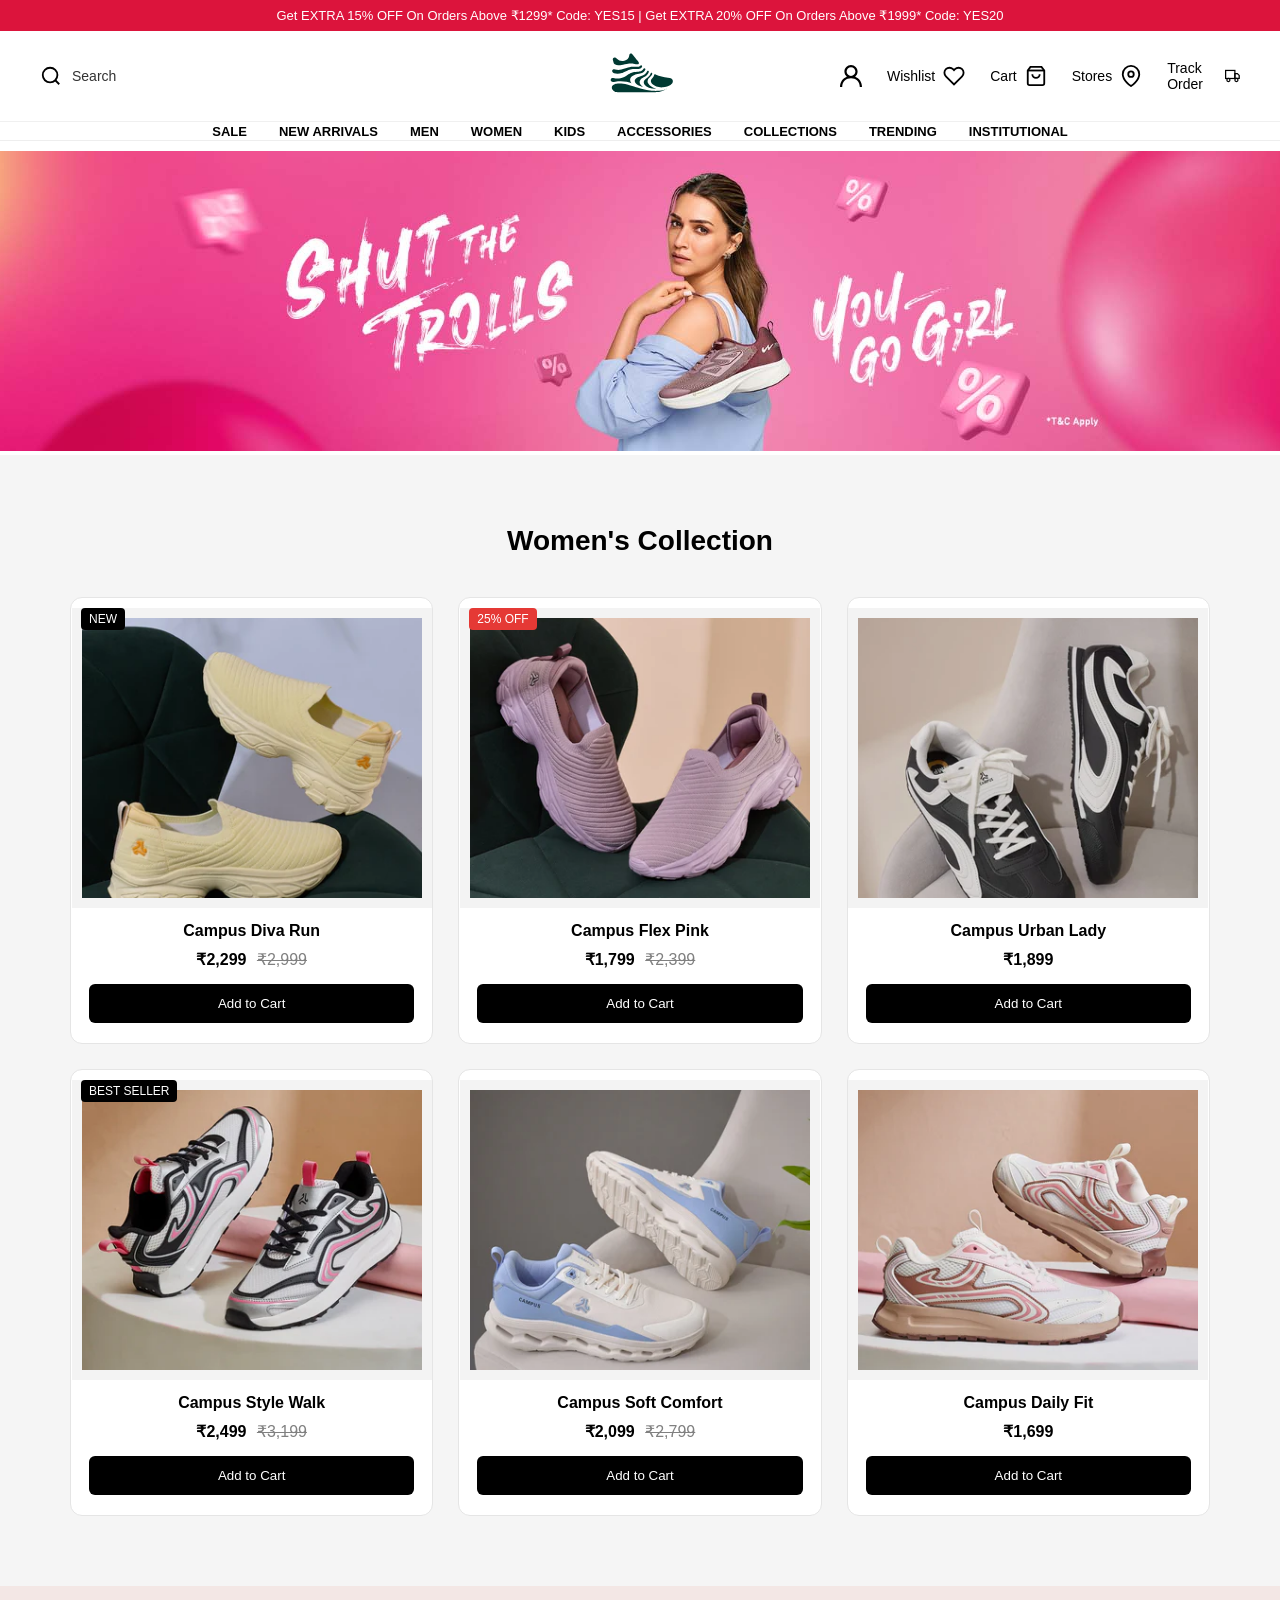
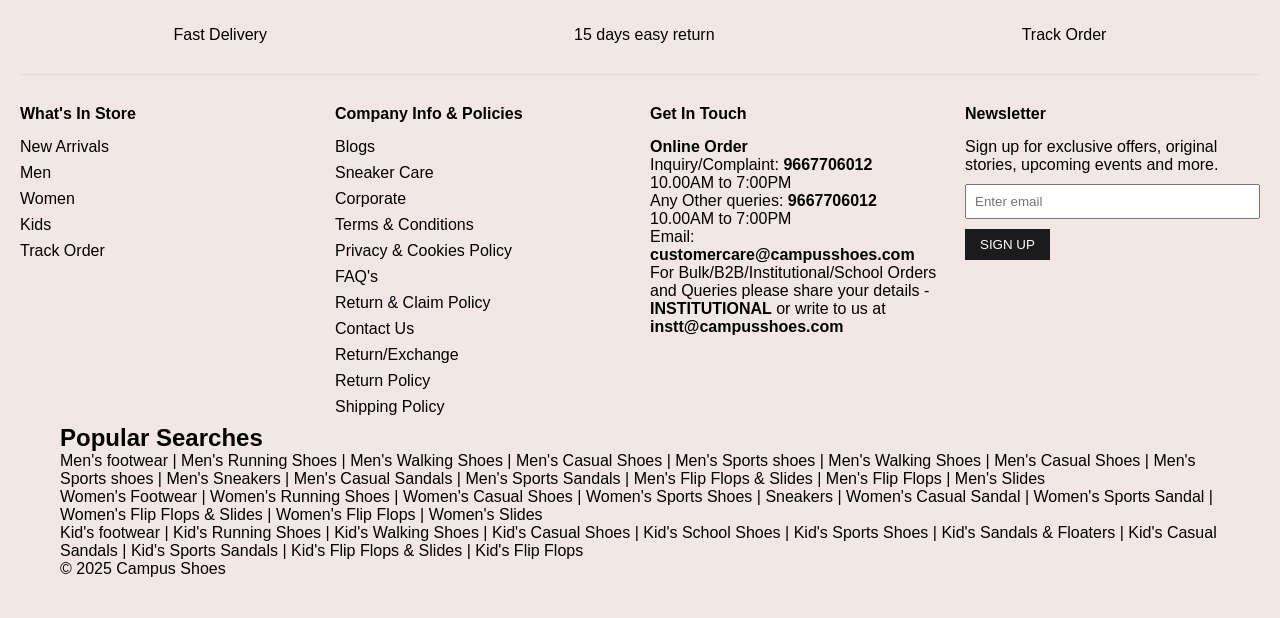
<file: FRONT-END/Pages/women.html>
<!DOCTYPE html>
<html lang="en">
<head>
<meta charset="UTF-8">
<meta name="viewport" content="width=device-width, initial-scale=1.0">
<title>Women Shoes</title>
<link rel="stylesheet" href="../CSS/women.css">
</head>

<body>

<div class="top-bar">
        Get EXTRA 15% OFF On Orders Above ₹1299* Code: YES15
        <span class="divider">|</span>
        Get EXTRA 20% OFF On Orders Above ₹1999* Code: YES20
    </div>

    <header class="main-header">
        <div class="container header-content">
            
            <div class="search-container">
                <svg class="icon" viewBox="0 0 24 24">
                    <circle cx="11" cy="11" r="8"></circle>
                    <line x1="21" y1="21" x2="16.65" y2="16.65"></line>
                </svg>
                <span class="search-text">Search</span>
            </div>

            <div class="logo-container">
                <img src="../Utils/brand_logo.svg" alt="Campus Logo" class="logo-img">
            </div>

            <div class="actions-container">
                
                <div class="action-item profile-wrapper">
                   <img class="icon" src="../Utils/profile.svg" alt="">
                </div>

                <div class="action-item">
                    <span class="action-text">Wishlist</span>
                    <svg class="icon" viewBox="0 0 24 24">
                        <path d="M20.84 4.61a5.5 5.5 0 0 0-7.78 0L12 5.67l-1.06-1.06a5.5 5.5 0 0 0-7.78 7.78l1.06 1.06L12 21.23l7.78-7.78 1.06-1.06a5.5 5.5 0 0 0 0-7.78z"></path>
                    </svg>
                </div>

                <div class="action-item">
                    <span class="action-text">Cart</span>
                    <svg class="icon" viewBox="0 0 24 24">
                        <path d="M6 2L3 6v14a2 2 0 0 0 2 2h14a2 2 0 0 0 2-2V6l-3-4z"></path>
                        <line x1="3" y1="6" x2="21" y2="6"></line>
                        <path d="M16 10a4 4 0 0 1-8 0"></path>
                    </svg>
                </div>

                <div class="action-item">
                    <span class="action-text">Stores</span>
                    <svg class="icon" viewBox="0 0 24 24">
                        <path d="M21 10c0 7-9 13-9 13s-9-6-9-13a9 9 0 0 1 18 0z"></path>
                        <circle cx="12" cy="10" r="3"></circle>
                    </svg>
                </div>

                <div class="action-item">
                    <span class="action-text">Track Order</span>
                    <svg class="icon" viewBox="0 0 24 24">
                        <rect x="1" y="3" width="15" height="13"></rect>
                        <polygon points="16 8 20 8 23 11 23 16 16 16 16 8"></polygon>
                        <circle cx="5.5" cy="18.5" r="2.5"></circle>
                        <circle cx="18.5" cy="18.5" r="2.5"></circle>
                    </svg>
                </div>

            </div>
        </div>
    </header>

       <!-- navbar -->
    <nav class="nav-bar">
        <ul class="nav-list">
            <li class="nav-item"><a href="./sales.html" class="nav-link">Sale</a></li>
            <li class="nav-item"><a href="./new_arrivals.html" class="nav-link">New Arrivals</a></li>
            <li class="nav-item"><a href="./men.html" class="nav-link">Men</a></li>
            <li class="nav-item"><a href="./women.html" class="nav-link">Women</a></li>
            <li class="nav-item"><a href="./kids.html" class="nav-link">Kids</a></li>
            <li class="nav-item"><a href="./accessorie.html" class="nav-link">Accessories</a></li>
            <li class="nav-item"><a href="#" class="nav-link">Collections</a></li>
            <li class="nav-item"><a href="#" class="nav-link">Trending</a></li>
            <li class="nav-item"><a href="#" class="nav-link">Institutional</a></li>
        </ul>
    </nav>

    <!-- BANNER IMAGE -->
<section>
  <img src="../Utils/women_shoes/banner_img.jpg" 
       ">
</section>

<!-- WOMEN PRODUCTS -->
<section class="products">
  <h2>Women's Collection</h2>

  <div class="product-grid">

    <div class="card">
      <span class="badge">NEW</span>
      <img src="../Utils/women_shoes/img1.webp">
      <h3>Campus Diva Run</h3>
      <p><span class="new">₹2,299</span> <span class="old">₹2,999</span></p>
      <button>Add to Cart</button>
    </div>

    <div class="card">
      <span class="badge sale">25% OFF</span>
      <img src="../Utils/women_shoes/img2.webp">
      <h3>Campus Flex Pink</h3>
      <p><span class="new">₹1,799</span> <span class="old">₹2,399</span></p>
      <button>Add to Cart</button>
    </div>

    <div class="card">
      <img src="../Utils/women_shoes/img3.webp">
      <h3>Campus Urban Lady</h3>
      <p><span class="new">₹1,899</span></p>
      <button>Add to Cart</button>
    </div>

    <div class="card">
      <span class="badge">BEST SELLER</span>
      <img src="../Utils/women_shoes/img4.webp">
      <h3>Campus Style Walk</h3>
      <p><span class="new">₹2,499</span> <span class="old">₹3,199</span></p>
      <button>Add to Cart</button>
    </div>

    <div class="card">
      <img src="../Utils/women_shoes/img5.webp">
      <h3>Campus Soft Comfort</h3>
      <p><span class="new">₹2,099</span> <span class="old">₹2,799</span></p>
      <button>Add to Cart</button>
    </div>

    <div class="card">
      <img src="../Utils/women_shoes/img6.webp">
      <h3>Campus Daily Fit</h3>
      <p><span class="new">₹1,699</span></p>
      <button>Add to Cart</button>
    </div>

  </div>
</section>

   <!-- footer -->
    <footer>
      <div class="footer-top">
    <div class="service">
      <i class="fas fa-truck"></i>
      <p>Fast Delivery</p>
    </div>
    <div class="service">
      <i class="fas fa-tag"></i>
      <p>15 days easy return</p>
    </div>
    <div class="service">
      <i class="fas fa-map-marker-alt"></i>
      <p>Track Order</p>
    </div>
  </div>

  <div class="footer-main">
    <div class="footer-column">
      <h4>What's In Store</h4>
      <ul>
        <li>New Arrivals</li>
        <li>Men</li>
        <li>Women</li>
        <li>Kids</li>
        <li>Track Order</li>
      </ul>
    </div>

    <div class="footer-column">
      <h4>Company Info & Policies</h4>
      <ul>
        <li>Blogs</li>
        <li>Sneaker Care</li>
        <li>Corporate</li>
        <li>Terms & Conditions</li>
        <li>Privacy & Cookies Policy</li>
        <li>FAQ's</li>
        <li>Return & Claim Policy</li>
        <li>Contact Us</li>
        <li>Return/Exchange</li>
        <li>Return Policy</li>
        <li>Shipping Policy</li>
      </ul>
    </div>

    <div class="footer-column">
      <h4>Get In Touch</h4>
      <p><strong>Online Order</strong></p>
      <p>Inquiry/Complaint: <strong>9667706012</strong><br>10.00AM to 7:00PM</p>
      <p>Any Other queries: <strong>9667706012</strong><br>10.00AM to 7:00PM</p>
      <p>Email: <strong>customercare@campusshoes.com</strong></p>
      <p>For Bulk/B2B/Institutional/School Orders and Queries please share your details - <strong>INSTITUTIONAL</strong> or write to us at <strong>instt@campusshoes.com</strong></p>
    </div>

    <div class="footer-column">
      <h4>Newsletter</h4>
      <p>Sign up for exclusive offers, original stories, upcoming events and more.</p>
      <input type="email" placeholder="Enter email">
      <button>SIGN UP</button>
      <div class="social-icons">
        <i class="fab fa-facebook-f"></i>
        <i class="fab fa-youtube"></i>
        <i class="fab fa-instagram"></i>
        <i class="fab fa-x-twitter"></i>
      </div>
    </div>
  </div>
       <div class="container">
            <div class="categories-interlin-section">
                <h2 class="Popular">Popular Searches</h2>
                <div class="men-links" style="display:block;">
                    <a href="" > Men's footwear |</a>
                    <a href="#">Men's Running Shoes |</a>
                    <a href="#">Men's Walking Shoes |</a>
                    <a href="#">Men's Casual Shoes |</a>
                    <a href="#"> Men's Sports shoes |</a>
                    <a href="#">Men's Walking Shoes |</a>
                    <a href="#">Men's Casual Shoes |</a>
                    <a href="#">Men's Sports shoes |</a>
                    <a href="#">Men's Sneakers |</a>
                    <a href="#"> Men's Casual Sandals |</a>
                    <a href="#"> Men's Sports Sandals |</a>
                    <a href="#"> Men's Flip Flops & Slides |</a>
                    <a href="#">Men's Flip Flops |</a>
                    <a href="#">Men's Slides</a>
                   </div>
                   <div class="women-links" style="display:block;">
                    <a href="#">Women's Footwear |</a>
                    <a href="#">Women's Running Shoes |</a>
                    <a href="#">Women's Casual Shoes |</a>
                    <a href="#">Women's Sports Shoes |</a>
                    <a href="#">Sneakers |</a>
                    <a href="#">Women's Casual Sandal |</a>
                    <a href="#">Women's Sports Sandal |</a>
                    <a href="#">Women's Flip Flops & Slides |</a>
                    <a href="#">Women's Flip Flops |</a>
                    <a href="#">Women's Slides</a>
                   </div>
                   <div class="kids-links" style="display:block;">
                    <a href="#"> Kid's footwear  |</a>
                    <a href="#">Kid's Running Shoes |</a>
                    <a href="#">Kid's Walking Shoes |</a>
                    <a href="#">Kid's Casual Shoes |</a>
                    <a href="#">Kid's School Shoes |</a>
                    <a href="#">Kid's Sports Shoes |</a>
                    <a href="#">Kid's Sandals & Floaters |</a>
                    <a href="#">Kid's Casual Sandals |</a>
                    <a href="#">Kid's Sports Sandals |</a>
                    <a href="#">Kid's Flip Flops & Slides |</a>
                    <a href="#"> Kid's Flip Flops</a>
                </div>
            </div>
        </div>
        <div class="container">

            <div class="last_row">
                <div class="section-footer_row_col">
                    <div class="copyright">
                        <span class="copy">© 2025 
                            <a href="#">Campus Shoes</a>
                        </span>
                    </div>
                </div>

            </div>
      </div>
</footer>


</body>
</html>
</file>
<file: FRONT-END/CSS/accessories.css>
* {
  margin: 0;
  padding: 0;
  box-sizing: border-box;
}

body {
  font-family: -apple-system, BlinkMacSystemFont, "Segoe UI", Roboto, Helvetica,
    Arial, sans-serif;
  background-color: #ffffff;
  overflow-x: hidden;
}

.container {
  width: 100%;
  padding: 0 40px;
  max-width: 1400px;
  margin: 0 auto;
}

a {
  text-decoration: none;
  color: inherit;
}

/* ================= TOP BAR ================= */

.top-bar {
  background-color: #dc143c;
  color: white;
  font-size: 13px;
  text-align: center;
  padding: 8px 0;
  font-weight: 500;
}

/* ================= HEADER ================= */

.main-header {
  background: white;
  padding: 15px 0;
  border-bottom: 1px solid #f0f0f0;
}

.header-content {
  display: flex;
  justify-content: space-between;
  align-items: center;
  height: 60px;
}

.search-container {
  display: flex;
  align-items: center;
  gap: 10px;
  flex: 1;
  cursor: pointer;
}

.search-text {
  font-size: 14px;
  color: #333;
}

.logo-container {
  flex: 1;
  display: flex;
  justify-content: center;
}

.logo-img {
  max-height: 100px;
  object-fit: contain;
}

.actions-container {
  display: flex;
  justify-content: flex-end;
  gap: 25px;
  flex: 1;
}

.action-item {
  display: flex;
  align-items: center;
  gap: 8px;
  font-size: 14px;
  cursor: pointer;
}

.action-item:hover {
  color: #dc143c;
}

.icon {
  width: 22px;
  height: 22px;
  fill: none;
  stroke: currentColor;
  stroke-width: 2;
}

/* ================= NAVBAR ================= */

.nav-bar {
  background: white;
  border-bottom: 1px solid #eeeeee;
}

.nav-list {
  display: flex;
  justify-content: center;
  list-style: none;
}

.nav-item {
  margin: 0 16px;
}

.nav-link {
  padding: 18px 0;
  font-size: 13px;
  font-weight: 600;
  text-transform: uppercase;
}

.nav-link:hover {
  color: #dc143c;
}

/* SECTION */
.products{
  padding:70px 40px;
  background:#f5f5f5;
}

.products h2{
  text-align:center;
  margin-bottom:40px;
  font-size:28px;
  font-weight:600;
}

/* GRID */
.product-grid{
  display:grid;
  grid-template-columns:repeat(3,1fr);
  gap:25px;
}

/* CARD */
.card{
  text-align:center;
  border:1px solid #e5e5e5;
  background:#fff;
  border-radius:12px;
  overflow:hidden;
  position:relative;
  padding-bottom:10px;
}

/* IMAGE */
.card img{
  width:450px;
  height:400px;
  object-fit:contain;
  background:#f3f3f3;
  padding:10px;
}

/* TITLE */
.card h3{
  margin:10px;
  font-size:15px;
  min-height:40px;
}

/* PRICE */
.new{
  font-weight:bold;
  font-size:18px;
}

.old{
  text-decoration:line-through;
  color:gray;
  margin-left:6px;
}

/* BUTTON */
.card button{
  background:black;
  color:white;
  padding:12px;
  width:90%;
  margin:15px auto;
  border:none;
  border-radius:6px;
  cursor:pointer;
  transition:0.3s;
}

.card button:hover{
  background:#e53935;
}

/* BANNER IMAGE */
section img{
  margin-top: 10px;  
  width:100%;
  height:300px;
  object-fit:cover;
}

/* ================= FOOTER ================= */

footer {
  background-color: #f3e7e5;
  padding: 40px 20px;
}

.footer-top {
  display: flex;
  justify-content: space-around;
  text-align: center;
  padding-bottom: 30px;
  border-bottom: 1px solid #ddd;
}

.footer-main {
  display: flex;
  justify-content: space-between;
  padding-top: 30px;
  flex-wrap: wrap;
  gap: 20px;
}

.footer-column {
  flex: 1;
  min-width: 220px;
}

.footer-column h4 {
  margin-bottom: 15px;
}

.footer-column ul {
  list-style: none;
}

.footer-column ul li {
  margin-bottom: 8px;
}

.footer-column input {
  width: 100%;
  padding: 8px;
  margin: 10px 0;
}

.footer-column button {
  padding: 8px 15px;
  background: #1b1b1b;
  color: #fff;
  border: none;
}
</file>
<file: FRONT-END/CSS/kids.css>
* {
  margin: 0;
  padding: 0;
  box-sizing: border-box;
}

body {
  font-family: -apple-system, BlinkMacSystemFont, "Segoe UI", Roboto, Helvetica,
    Arial, sans-serif;
  background-color: #ffffff;
  overflow-x: hidden;
}

.container {
  width: 100%;
  padding: 0 40px;
  max-width: 1400px;
  margin: 0 auto;
}

a {
  text-decoration: none;
  color: inherit;
}

/* ================= TOP BAR ================= */

.top-bar {
  background-color: #dc143c;
  color: white;
  font-size: 13px;
  text-align: center;
  padding: 8px 0;
  font-weight: 500;
}

/* ================= HEADER ================= */

.main-header {
  background: white;
  padding: 15px 0;
  border-bottom: 1px solid #f0f0f0;
}

.header-content {
  display: flex;
  justify-content: space-between;
  align-items: center;
  height: 60px;
}

.search-container {
  display: flex;
  align-items: center;
  gap: 10px;
  flex: 1;
  cursor: pointer;
}

.search-text {
  font-size: 14px;
  color: #333;
}

.logo-container {
  flex: 1;
  display: flex;
  justify-content: center;
}

.logo-img {
  max-height: 100px;
  object-fit: contain;
}

.actions-container {
  display: flex;
  justify-content: flex-end;
  gap: 25px;
  flex: 1;
}

.action-item {
  display: flex;
  align-items: center;
  gap: 8px;
  font-size: 14px;
  cursor: pointer;
}

.action-item:hover {
  color: #dc143c;
}

.icon {
  width: 22px;
  height: 22px;
  fill: none;
  stroke: currentColor;
  stroke-width: 2;
}

/* ================= NAVBAR ================= */

.nav-bar {
  background: white;
  border-bottom: 1px solid #eeeeee;
}

.nav-list {
  display: flex;
  justify-content: center;
  list-style: none;
}

.nav-item {
  margin: 0 16px;
}

.nav-link {
  padding: 18px 0;
  font-size: 13px;
  font-weight: 600;
  text-transform: uppercase;
}

.nav-link:hover {
  color: #dc143c;
}

/* BANNER IMAGE */
section img{
  margin-top: 10px;  
  width:100%;
  height:300px;
  object-fit:cover;
}


.products{
  padding:70px;
  background:#f5f5f5;
}

.products h2{
  text-align:center;
  margin-bottom:40px;
  font-size:28px;
}

.product-grid{
  display:grid;
  grid-template-columns:repeat(3,1fr);
  gap:25px;
}

.card{
  text-align:center;
  border:1px solid #e5e5e5;
  background:#fff;
  border-radius:12px;
  overflow:hidden;
  position:relative;
}

.card img{
  width:360px;
  height:320px;
  object-fit:cover;
  background:#f3f3f3;
  padding:10px;
}

.card h3{
  margin:10px;
  font-size:16px;
}

.new{
  font-weight:bold;
}

.old{
  text-decoration:line-through;
  color:gray;
  margin-left:6px;
}

.card button{
  background:black;
  color:white;
  padding:12px;
  width:90%;
  margin:15px auto 20px;
  border:none;
  border-radius:6px;
  cursor:pointer;
}

.card button:hover{
  background:#e53935;
}

.badge{
  position:absolute;
  top:10px;
  left:10px;
  background:black;
  color:white;
  padding:4px 8px;
  font-size:12px;
  border-radius:4px;
}

.badge.sale{
  background:#e53935;
}

/* ================= FOOTER ================= */

footer {
  background-color: #f3e7e5;
  padding: 40px 20px;
}

.footer-top {
  display: flex;
  justify-content: space-around;
  text-align: center;
  padding-bottom: 30px;
  border-bottom: 1px solid #ddd;
}

.footer-main {
  display: flex;
  justify-content: space-between;
  padding-top: 30px;
  flex-wrap: wrap;
  gap: 20px;
}

.footer-column {
  flex: 1;
  min-width: 220px;
}

.footer-column h4 {
  margin-bottom: 15px;
}

.footer-column ul {
  list-style: none;
}

.footer-column ul li {
  margin-bottom: 8px;
}

.footer-column input {
  width: 100%;
  padding: 8px;
  margin: 10px 0;
}

.footer-column button {
  padding: 8px 15px;
  background: #1b1b1b;
  color: #fff;
  border: none;
}
</file>
<file: FRONT-END/CSS/men.css>
* {
  margin: 0;
  padding: 0;
  box-sizing: border-box;
}

body {
  font-family: -apple-system, BlinkMacSystemFont, "Segoe UI", Roboto, Helvetica,
    Arial, sans-serif;
  background-color: #ffffff;
  overflow-x: hidden;
}

.container {
  width: 100%;
  padding: 0 40px;
  max-width: 1400px;
  margin: 0 auto;
}

a {
  text-decoration: none;
  color: inherit;
}

/* ================= TOP BAR ================= */

.top-bar {
  background-color: #dc143c;
  color: white;
  font-size: 13px;
  text-align: center;
  padding: 8px 0;
  font-weight: 500;
}

/* ================= HEADER ================= */

.main-header {
  background: white;
  padding: 15px 0;
  border-bottom: 1px solid #f0f0f0;
}

.header-content {
  display: flex;
  justify-content: space-between;
  align-items: center;
  height: 60px;
}

.search-container {
  display: flex;
  align-items: center;
  gap: 10px;
  flex: 1;
  cursor: pointer;
}

.search-text {
  font-size: 14px;
  color: #333;
}

.logo-container {
  flex: 1;
  display: flex;
  justify-content: center;
}

.logo-img {
  max-height: 100px;
  object-fit: contain;
}

.actions-container {
  display: flex;
  justify-content: flex-end;
  gap: 25px;
  flex: 1;
}

.action-item {
  display: flex;
  align-items: center;
  gap: 8px;
  font-size: 14px;
  cursor: pointer;
}

.action-item:hover {
  color: #dc143c;
}

.icon {
  width: 22px;
  height: 22px;
  fill: none;
  stroke: currentColor;
  stroke-width: 2;
}

/* ================= NAVBAR ================= */

.nav-bar {
  background: white;
  border-bottom: 1px solid #eeeeee;
}

.nav-list {
  display: flex;
  justify-content: center;
  list-style: none;
}

.nav-item {
  margin: 0 16px;
}

.nav-link {
  padding: 18px 0;
  font-size: 13px;
  font-weight: 600;
  text-transform: uppercase;
}

.nav-link:hover {
  color: #dc143c;
}
/* TOP BAR */
.top-bar{
  background:#dc143c;
  color:white;
  text-align:center;
  padding:8px;
}

/* HEADER */
.main-header{
  padding:15px;
  border-bottom:1px solid #eee;
}

.header-content{
  display:flex;
  justify-content:space-between;
  align-items:center;
}

/* NAVBAR */
.nav-bar{
  border-bottom:1px solid #eee;
}

.nav-list{
  display:flex;
  justify-content:center;
  list-style:none;
  padding:10px;
  gap:20px;
}

.products{
  padding:70px;
  background:#f5f5f5;
}

.products h2{
  text-align:center;
  margin-bottom:40px;
  font-size:28px;
}

.product-grid{
  display:grid;
  grid-template-columns:repeat(3,1fr);
  gap:10px;
}

.card{
  text-align:center;
  border:1px solid #e5e5e5;
  background:#fff;
  border-radius:12px;
  overflow:hidden;
  position:relative;
}

.card img{
  width:500px;
  height:350px;
  object-fit:contain;
  background:#f3f3f3;
  /* padding:10px; */
}

.card h3{
  margin:10px;
  font-size:16px;
}

.new{
  font-weight:bold;
}

.old{
  text-decoration:line-through;
  color:gray;
  margin-left:6px;
}

.card button{
  background:black;
  color:white;
  padding:12px;
  width:90%;
  margin:15px auto 20px;
  border:none;
  border-radius:6px;
  cursor:pointer;
}

.card button:hover{
  background:#e53935;
}

.badge{
  position:absolute;
  top:10px;
  left:10px;
  background:black;
  color:white;
  padding:4px 8px;
  font-size:12px;
  border-radius:4px;
}

.badge.sale{
  background:#e53935;
}

/* ================= FOOTER ================= */

footer {
  background-color: #f3e7e5;
  padding: 40px 20px;
}

.footer-top {
  display: flex;
  justify-content: space-around;
  text-align: center;
  padding-bottom: 30px;
  border-bottom: 1px solid #ddd;
}

.footer-main {
  display: flex;
  justify-content: space-between;
  padding-top: 30px;
  flex-wrap: wrap;
  gap: 20px;
}

.footer-column {
  flex: 1;
  min-width: 220px;
}

.footer-column h4 {
  margin-bottom: 15px;
}

.footer-column ul {
  list-style: none;
}

.footer-column ul li {
  margin-bottom: 8px;
}

.footer-column input {
  width: 100%;
  padding: 8px;
  margin: 10px 0;
}

.footer-column button {
  padding: 8px 15px;
  background: #1b1b1b;
  color: #fff;
  border: none;
}
</file>
<file: FRONT-END/CSS/arrivals.css>
* {
  margin: 0;
  padding: 0;
  box-sizing: border-box;
}

body {
  font-family: -apple-system, BlinkMacSystemFont, "Segoe UI", Roboto, Helvetica,
    Arial, sans-serif;
  background-color: #ffffff;
  overflow-x: hidden;
}

.container {
  width: 100%;
  padding: 0 40px;
  max-width: 1400px;
  margin: 0 auto;
}

a {
  text-decoration: none;
  color: inherit;
}

/* ================= TOP BAR ================= */

.top-bar {
  background-color: #dc143c;
  color: white;
  font-size: 13px;
  text-align: center;
  padding: 8px 0;
  font-weight: 500;
}

/* ================= HEADER ================= */

.main-header {
  background: white;
  padding: 15px 0;
  border-bottom: 1px solid #f0f0f0;
}

.header-content {
  display: flex;
  justify-content: space-between;
  align-items: center;
  height: 60px;
}

.search-container {
  display: flex;
  align-items: center;
  gap: 10px;
  flex: 1;
  cursor: pointer;
}

.search-text {
  font-size: 14px;
  color: #333;
}

.logo-container {
  flex: 1;
  display: flex;
  justify-content: center;
}

.logo-img {
  max-height: 100px;
  object-fit: contain;
}

.actions-container {
  display: flex;
  justify-content: flex-end;
  gap: 25px;
  flex: 1;
}

.action-item {
  display: flex;
  align-items: center;
  gap: 8px;
  font-size: 14px;
  cursor: pointer;
}

.action-item:hover {
  color: #dc143c;
}

.icon {
  width: 22px;
  height: 22px;
  fill: none;
  stroke: currentColor;
  stroke-width: 2;
}

/* ================= NAVBAR ================= */

.nav-bar {
  background: white;
  border-bottom: 1px solid #eeeeee;
}

.nav-list {
  display: flex;
  justify-content: center;
  list-style: none;
}

.nav-item {
  margin: 0 16px;
}

.nav-link {
  padding: 18px 0;
  font-size: 13px;
  font-weight: 600;
  text-transform: uppercase;
}

.nav-link:hover {
  color: #dc143c;
}
/* TOP BAR */
.top-bar{
  background:#dc143c;
  color:white;
  text-align:center;
  padding:8px;
}

/* HEADER */
.main-header{
  padding:15px;
  border-bottom:1px solid #eee;
}

.header-content{
  display:flex;
  justify-content:space-between;
  align-items:center;
}

/* NAVBAR */
.nav-bar{
  border-bottom:1px solid #eee;
}

.nav-list{
  display:flex;
  justify-content:center;
  list-style:none;
  padding:10px;
  gap:20px;
}

/* BANNER IMAGE */
section img{
  margin-top: 10px;  
  width:100%;
  height:300px;
  object-fit:cover;
}

/* PRODUCTS */
.products{
  padding:70px;
  background:#f5f5f5;
}

.products h2{
  text-align:center;
  margin-bottom:40px;
}

/* GRID */
.product-grid{
  display:grid;
  grid-template-columns:repeat(3,1fr);
  gap:25px;
}

/* CARD */
.card{
  background:white;
  border-radius:10px;
  overflow:hidden;
  position:relative;
  text-align:center;
  border:1px solid #eee;
}

/* IMAGE */
.card img{
  width:375px;
  height:350px;
  object-fit:cover;
  /* background:#f3f3f3;
  padding:10px; */
}

/* TITLE */
.card h3{
  margin:10px;
  font-size:16px;
}

/* PRICE */
.new{
  font-weight:bold;
}

.old{
  text-decoration:line-through;
  color:gray;
  margin-left:6px;
}

/* BUTTON */
.card button{
  background:black;
  color:white;
  padding:12px;
  width:90%;
  margin:15px auto 20px;
  border:none;
  border-radius:6px;
  cursor:pointer;
}

.card button:hover{
  background:#e53935;
}

/* BADGE */
.badge{
  position:absolute;
  top:10px;
  left:10px;
  background:black;
  color:white;
  padding:4px 8px;
  font-size:12px;
  border-radius:4px;
}

/* ================= FOOTER ================= */

footer {
  background-color: #f3e7e5;
  padding: 40px 20px;
}

.footer-top {
  display: flex;
  justify-content: space-around;
  text-align: center;
  padding-bottom: 30px;
  border-bottom: 1px solid #ddd;
}

.footer-main {
  display: flex;
  justify-content: space-between;
  padding-top: 30px;
  flex-wrap: wrap;
  gap: 20px;
}

.footer-column {
  flex: 1;
  min-width: 220px;
}

.footer-column h4 {
  margin-bottom: 15px;
}

.footer-column ul {
  list-style: none;
}

.footer-column ul li {
  margin-bottom: 8px;
}

.footer-column input {
  width: 100%;
  padding: 8px;
  margin: 10px 0;
}

.footer-column button {
  padding: 8px 15px;
  background: #1b1b1b;
  color: #fff;
  border: none;
}
</file>
<file: FRONT-END/CSS/sales.css>
* {
  margin: 0;
  padding: 0;
  box-sizing: border-box;
}

body {
  font-family: -apple-system, BlinkMacSystemFont, "Segoe UI", Roboto, Helvetica,
    Arial, sans-serif;
  background-color: #ffffff;
  overflow-x: hidden;
}

.container {
  width: 100%;
  padding: 0 40px;
  max-width: 1400px;
  margin: 0 auto;
}

a {
  text-decoration: none;
  color: inherit;
}

/* ================= TOP BAR ================= */

.top-bar {
  background-color: #dc143c;
  color: white;
  font-size: 13px;
  text-align: center;
  padding: 8px 0;
  font-weight: 500;
}

/* ================= HEADER ================= */

.main-header {
  background: white;
  padding: 15px 0;
  border-bottom: 1px solid #f0f0f0;
}

.header-content {
  display: flex;
  justify-content: space-between;
  align-items: center;
  height: 60px;
}

.search-container {
  display: flex;
  align-items: center;
  gap: 10px;
  flex: 1;
  cursor: pointer;
}

.search-text {
  font-size: 14px;
  color: #333;
}

.logo-container {
  flex: 1;
  display: flex;
  justify-content: center;
}

.logo-img {
  max-height: 100px;
  object-fit: contain;
}

.actions-container {
  display: flex;
  justify-content: flex-end;
  gap: 25px;
  flex: 1;
}

.action-item {
  display: flex;
  align-items: center;
  gap: 8px;
  font-size: 14px;
  cursor: pointer;
}

.action-item:hover {
  color: #dc143c;
}

.icon {
  width: 22px;
  height: 22px;
  fill: none;
  stroke: currentColor;
  stroke-width: 2;
}

/* ================= NAVBAR ================= */

.nav-bar {
  background: white;
  border-bottom: 1px solid #eeeeee;
}

.nav-list {
  display: flex;
  justify-content: center;
  list-style: none;
}

.nav-item {
  margin: 0 16px;
}

.nav-link {
  padding: 18px 0;
  font-size: 13px;
  font-weight: 600;
  text-transform: uppercase;
}

.nav-link:hover {
  color: #dc143c;
}

/* BANNER IMAGE */
section img{
  margin-top: 10px;  
  width:100%;
  height:300px;
  object-fit:cover;
}

.offers{
display:flex;
gap:30px;
justify-content:center;
padding:60px;
}

.offer-box{
padding:30px;
background:#eee;
font-weight:bold;
}

.products{
  padding:70px;
  background:#f9f9f9;
}

.products h2{
  text-align:center;
  margin-bottom:40px;
  font-size:28px;
}

/* GRID */
.product-grid{
  display:grid;
  grid-template-columns:repeat(3,1fr); 
  gap:25px;
}

/* CARD */
.card{
  text-align:center;
  border:1px solid #e5e5e5;
  background:#fff;
  border-radius:12px;
  overflow:hidden;
  padding:0;
  position:relative;
}

/* IMAGE BOX */
.card img{
  width: 350px;
  height: 350px;
  object-fit:cover;   
  /* background: #f3f3f3; */
          
}

/* CONTENT AREA */
.card h3{
  font-size:16px;
  margin:15px 10px 5px;
}

/* PRICE */
.old{
  text-decoration:line-through;
  color:gray;
  font-size:14px;
  margin-left:6px;
}

.new{
  font-size:20px;
  font-weight:bold;
  margin:8px 0;
}
.card button{
  background:black;
  color:white;
  padding:12px;
  border:none;
  width:90%;
  margin:15px auto 20px;
  display:block;
  border-radius:6px;
  cursor:pointer;
  transition:0.3s;
}

/* HOVER EFFECT */
.card button:hover{
  background:#e53935;   
}


/* BADGE */
.badge{
  position:absolute;
  top:12px;
  left:12px;
  background:black;
  color:white;
  font-size:12px;
  padding:4px 10px;
  border-radius:4px;
}

.badge.sale{
  background:#e53935;
}

/* ================= FOOTER ================= */

footer {
  background-color: #f3e7e5;
  padding: 40px 20px;
}

.footer-top {
  display: flex;
  justify-content: space-around;
  text-align: center;
  padding-bottom: 30px;
  border-bottom: 1px solid #ddd;
}

.footer-main {
  display: flex;
  justify-content: space-between;
  padding-top: 30px;
  flex-wrap: wrap;
  gap: 20px;
}

.footer-column {
  flex: 1;
  min-width: 220px;
}

.footer-column h4 {
  margin-bottom: 15px;
}

.footer-column ul {
  list-style: none;
}

.footer-column ul li {
  margin-bottom: 8px;
}

.footer-column input {
  width: 100%;
  padding: 8px;
  margin: 10px 0;
}

.footer-column button {
  padding: 8px 15px;
  background: #1b1b1b;
  color: #fff;
  border: none;
}
</file>
<file: FRONT-END/CSS/women.css>
* {
  margin: 0;
  padding: 0;
  box-sizing: border-box;
}

body {
  font-family: -apple-system, BlinkMacSystemFont, "Segoe UI", Roboto, Helvetica,
    Arial, sans-serif;
  background-color: #ffffff;
  overflow-x: hidden;
}

.container {
  width: 100%;
  padding: 0 40px;
  max-width: 1400px;
  margin: 0 auto;
}

a {
  text-decoration: none;
  color: inherit;
}

/* ================= TOP BAR ================= */

.top-bar {
  background-color: #dc143c;
  color: white;
  font-size: 13px;
  text-align: center;
  padding: 8px 0;
  font-weight: 500;
}

/* ================= HEADER ================= */

.main-header {
  background: white;
  padding: 15px 0;
  border-bottom: 1px solid #f0f0f0;
}

.header-content {
  display: flex;
  justify-content: space-between;
  align-items: center;
  height: 60px;
}

.search-container {
  display: flex;
  align-items: center;
  gap: 10px;
  flex: 1;
  cursor: pointer;
}

.search-text {
  font-size: 14px;
  color: #333;
}

.logo-container {
  flex: 1;
  display: flex;
  justify-content: center;
}

.logo-img {
  max-height: 100px;
  object-fit: contain;
}

.actions-container {
  display: flex;
  justify-content: flex-end;
  gap: 25px;
  flex: 1;
}

.action-item {
  display: flex;
  align-items: center;
  gap: 8px;
  font-size: 14px;
  cursor: pointer;
}

.action-item:hover {
  color: #dc143c;
}

.icon {
  width: 22px;
  height: 22px;
  fill: none;
  stroke: currentColor;
  stroke-width: 2;
}

/* ================= NAVBAR ================= */

.nav-bar {
  background: white;
  border-bottom: 1px solid #eeeeee;
}

.nav-list {
  display: flex;
  justify-content: center;
  list-style: none;
}

.nav-item {
  margin: 0 16px;
}

.nav-link {
  padding: 18px 0;
  font-size: 13px;
  font-weight: 600;
  text-transform: uppercase;
}

.nav-link:hover {
  color: #dc143c;
}

/* BANNER IMAGE */
section img{
  margin-top: 10px;  
  width:100%;
  height:300px;
  object-fit:cover;
}


.products{
  padding:70px;
  background:#f5f5f5;
}

.products h2{
  text-align:center;
  margin-bottom:40px;
  font-size:28px;
}

.product-grid{
  display:grid;
  grid-template-columns:repeat(3,1fr);
  gap:25px;
}

.card{
  text-align:center;
  border:1px solid #e5e5e5;
  background:#fff;
  border-radius:12px;
  overflow:hidden;
  position:relative;
}

.card img{
  width:360px;
  height:300px;
  object-fit:cover;
  background:#f3f3f3;
  padding:10px;
}

.card h3{
  margin:10px;
  font-size:16px;
}

.new{
  font-weight:bold;
}

.old{
  text-decoration:line-through;
  color:gray;
  margin-left:6px;
}

.card button{
  background:black;
  color:white;
  padding:12px;
  width:90%;
  margin:15px auto 20px;
  border:none;
  border-radius:6px;
  cursor:pointer;
}

.card button:hover{
  background:#e53935;
}

.badge{
  position:absolute;
  top:10px;
  left:10px;
  background:black;
  color:white;
  padding:4px 8px;
  font-size:12px;
  border-radius:4px;
}

.badge.sale{
  background:#e53935;
}

/* ================= FOOTER ================= */

footer {
  background-color: #f3e7e5;
  padding: 40px 20px;
}

.footer-top {
  display: flex;
  justify-content: space-around;
  text-align: center;
  padding-bottom: 30px;
  border-bottom: 1px solid #ddd;
}

.footer-main {
  display: flex;
  justify-content: space-between;
  padding-top: 30px;
  flex-wrap: wrap;
  gap: 20px;
}

.footer-column {
  flex: 1;
  min-width: 220px;
}

.footer-column h4 {
  margin-bottom: 15px;
}

.footer-column ul {
  list-style: none;
}

.footer-column ul li {
  margin-bottom: 8px;
}

.footer-column input {
  width: 100%;
  padding: 8px;
  margin: 10px 0;
}

.footer-column button {
  padding: 8px 15px;
  background: #1b1b1b;
  color: #fff;
  border: none;
}
</file>
